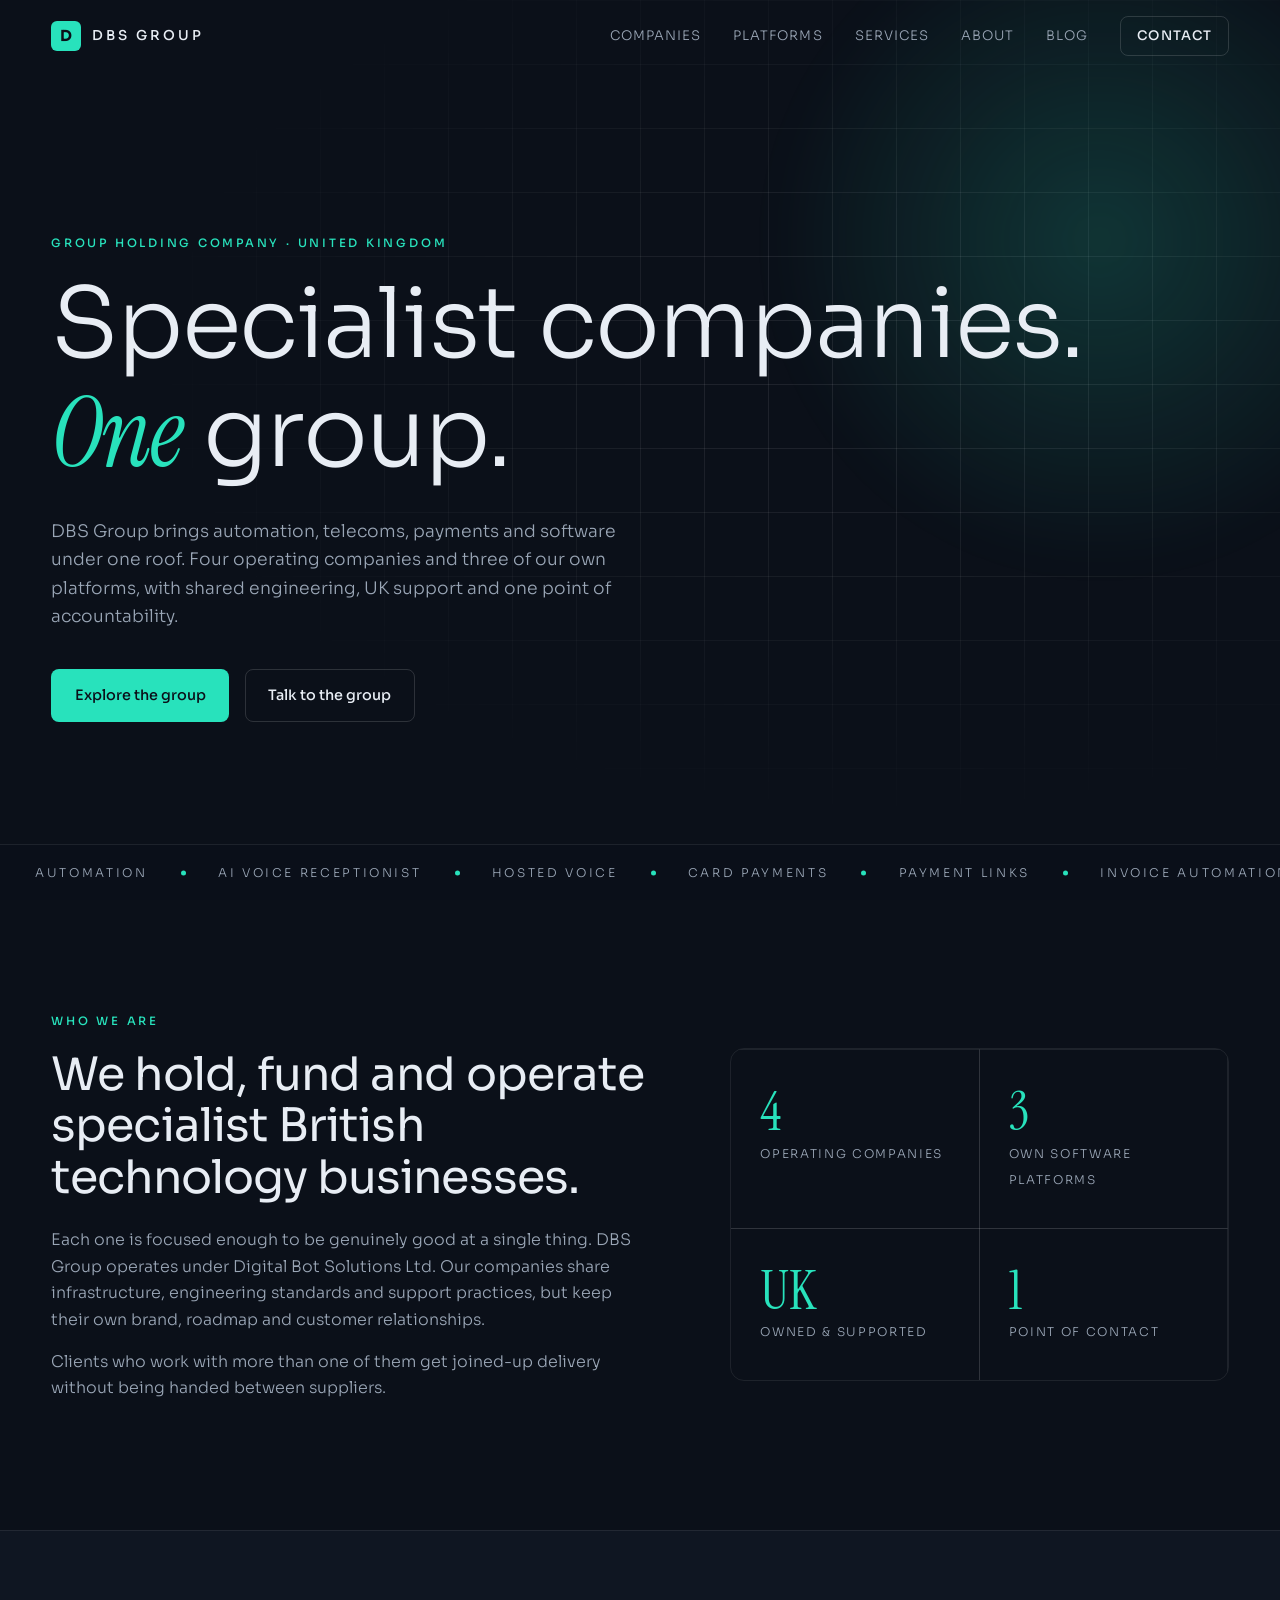
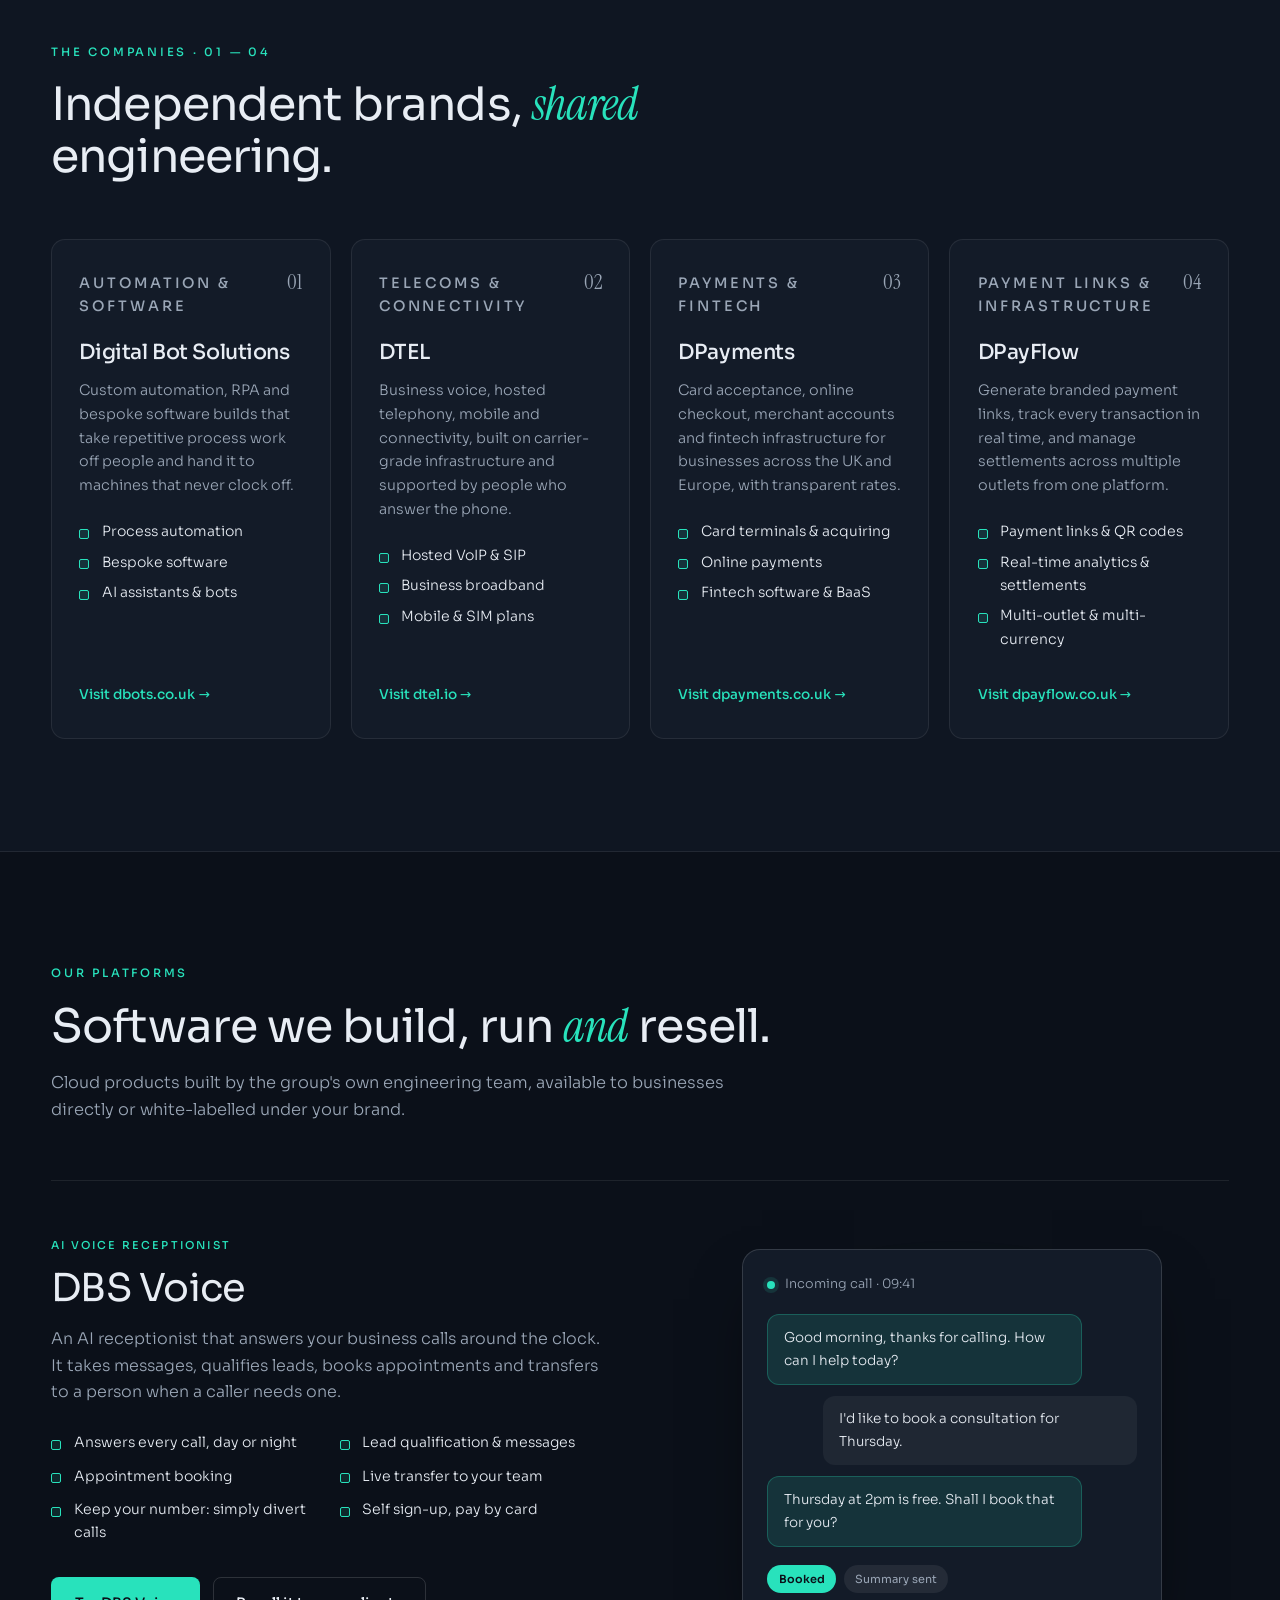
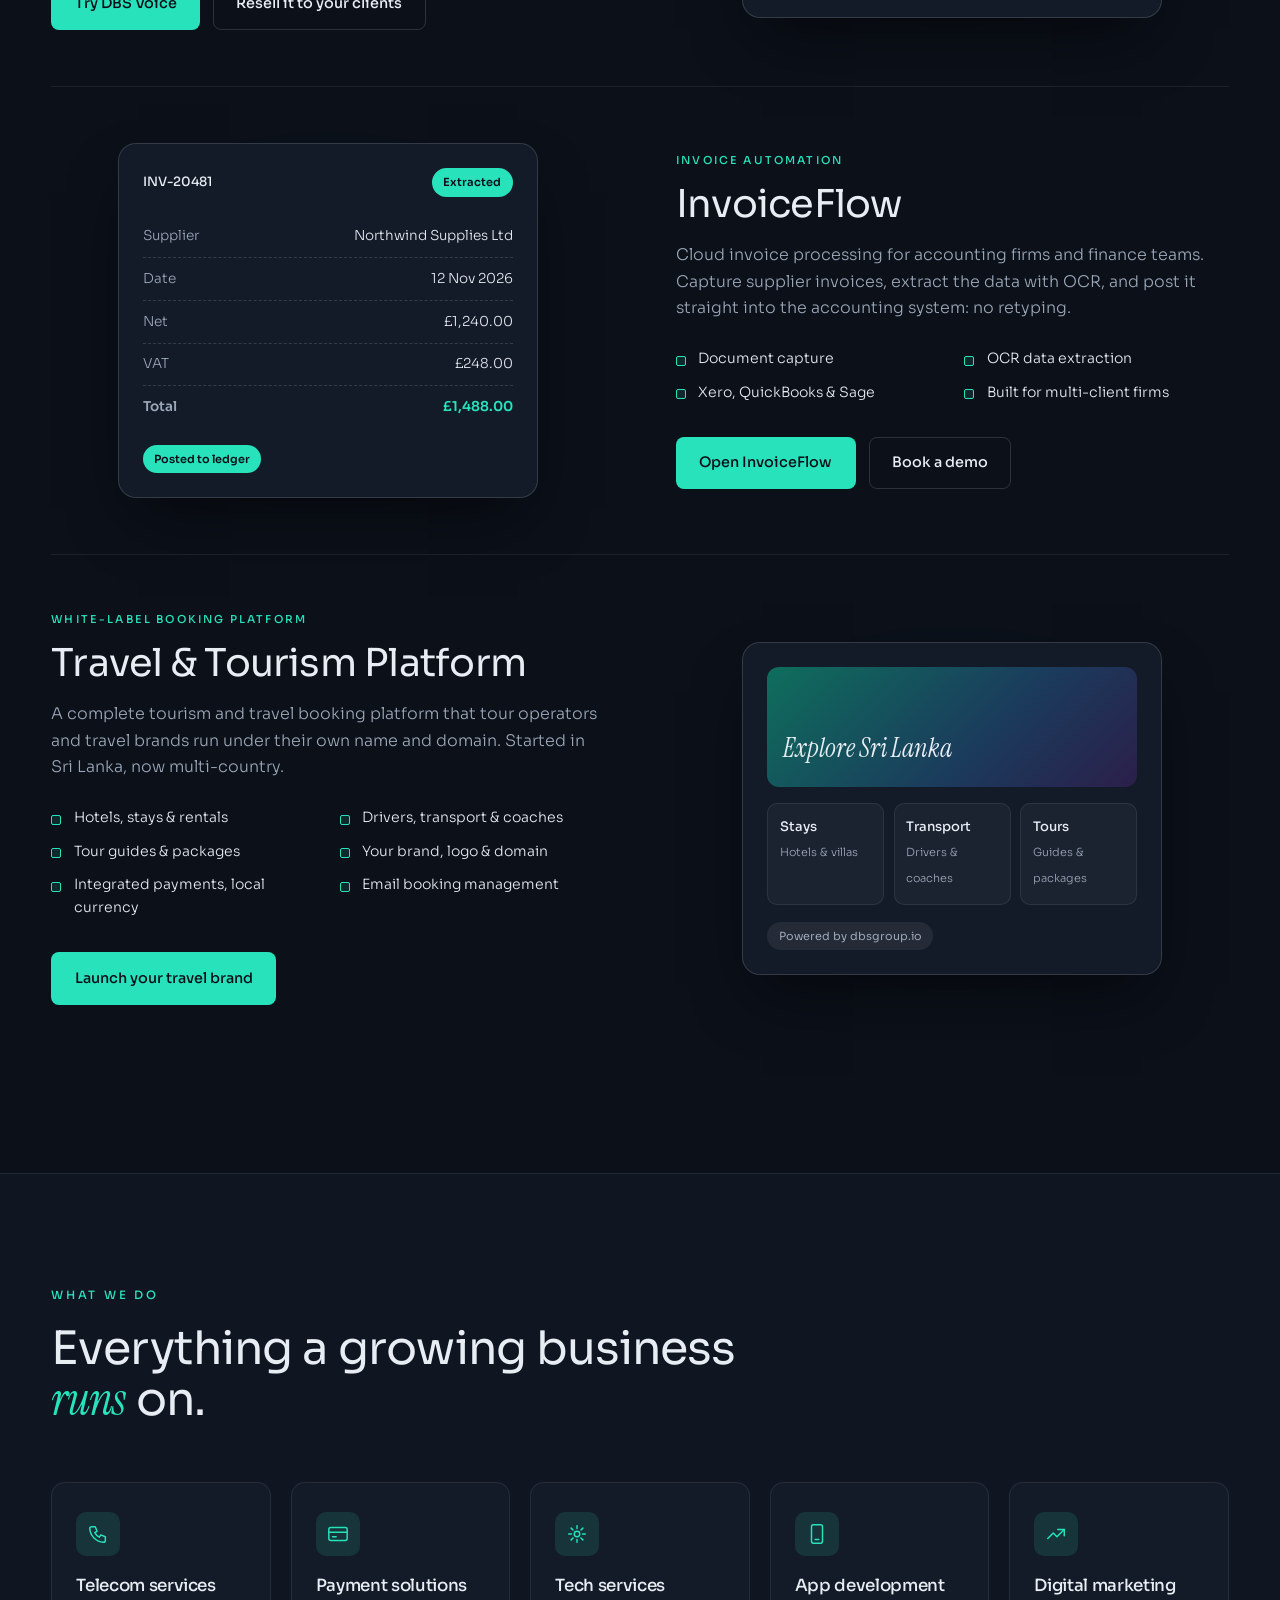
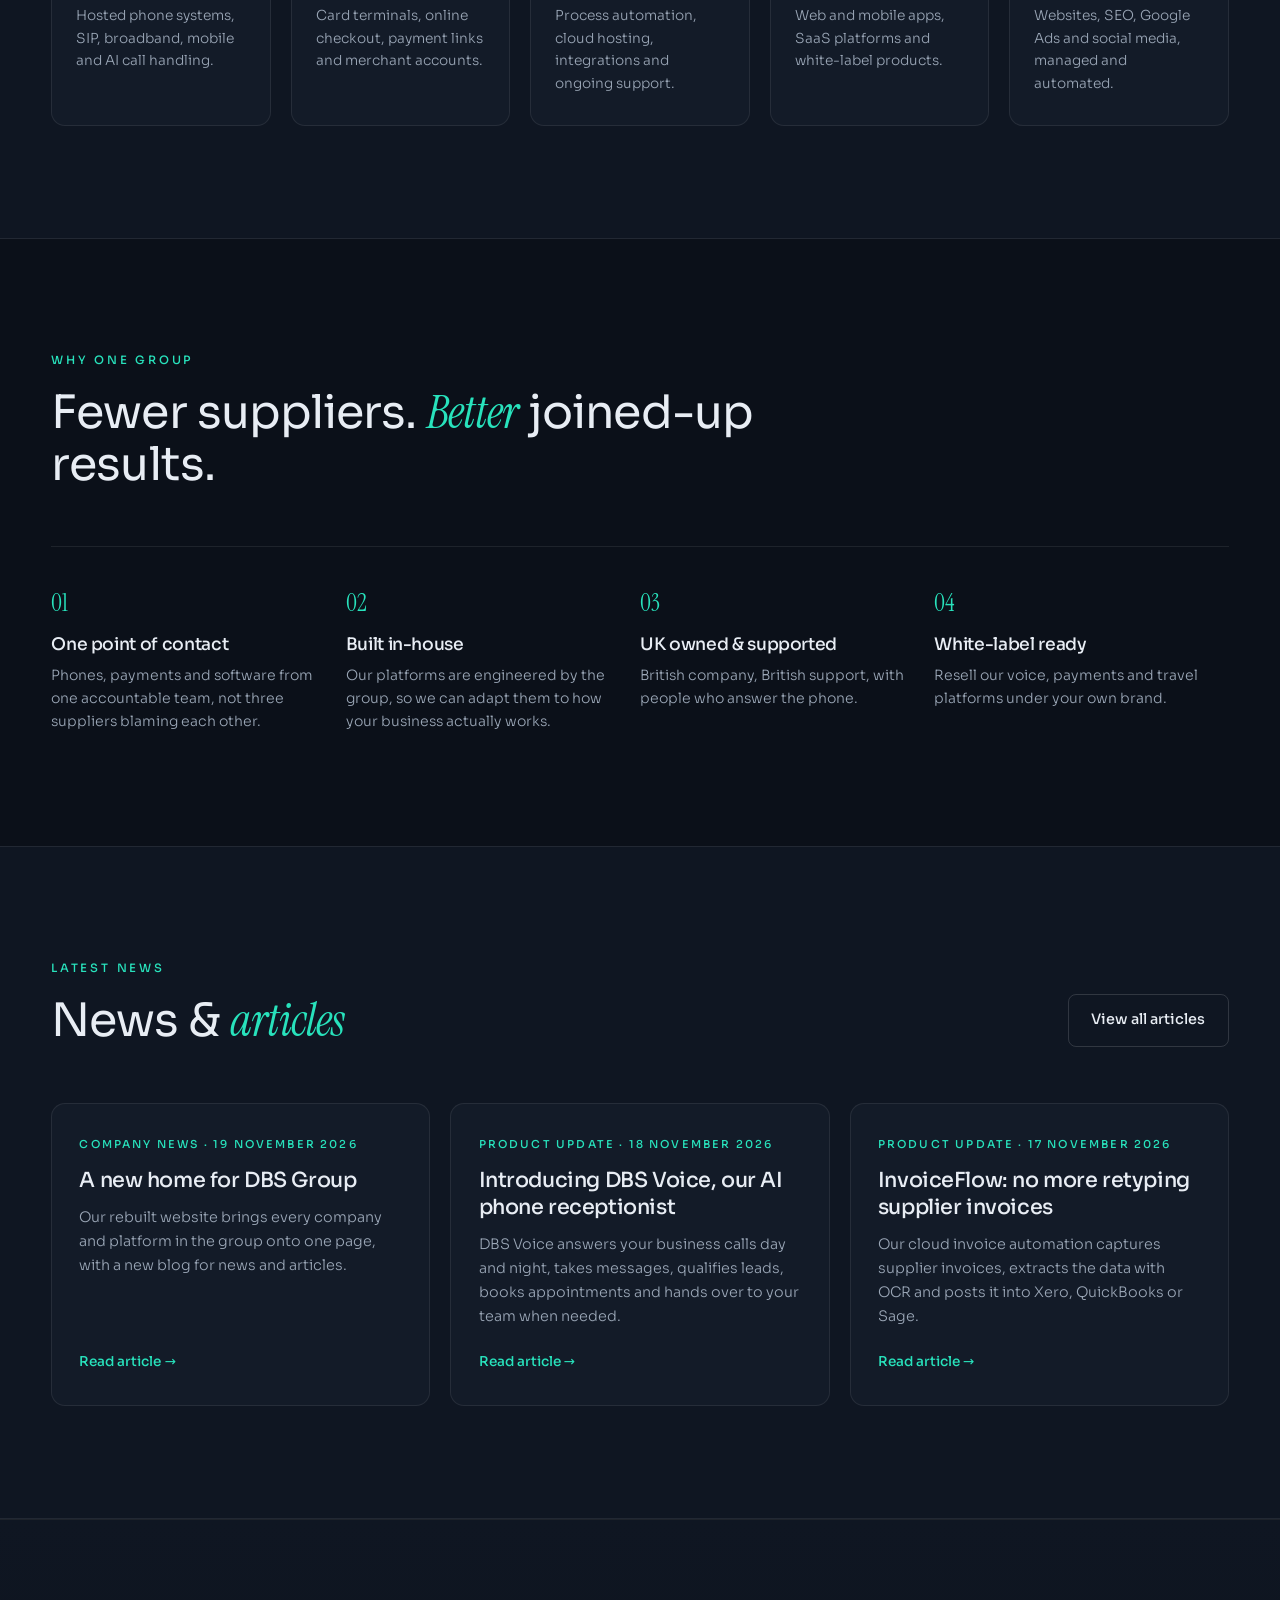
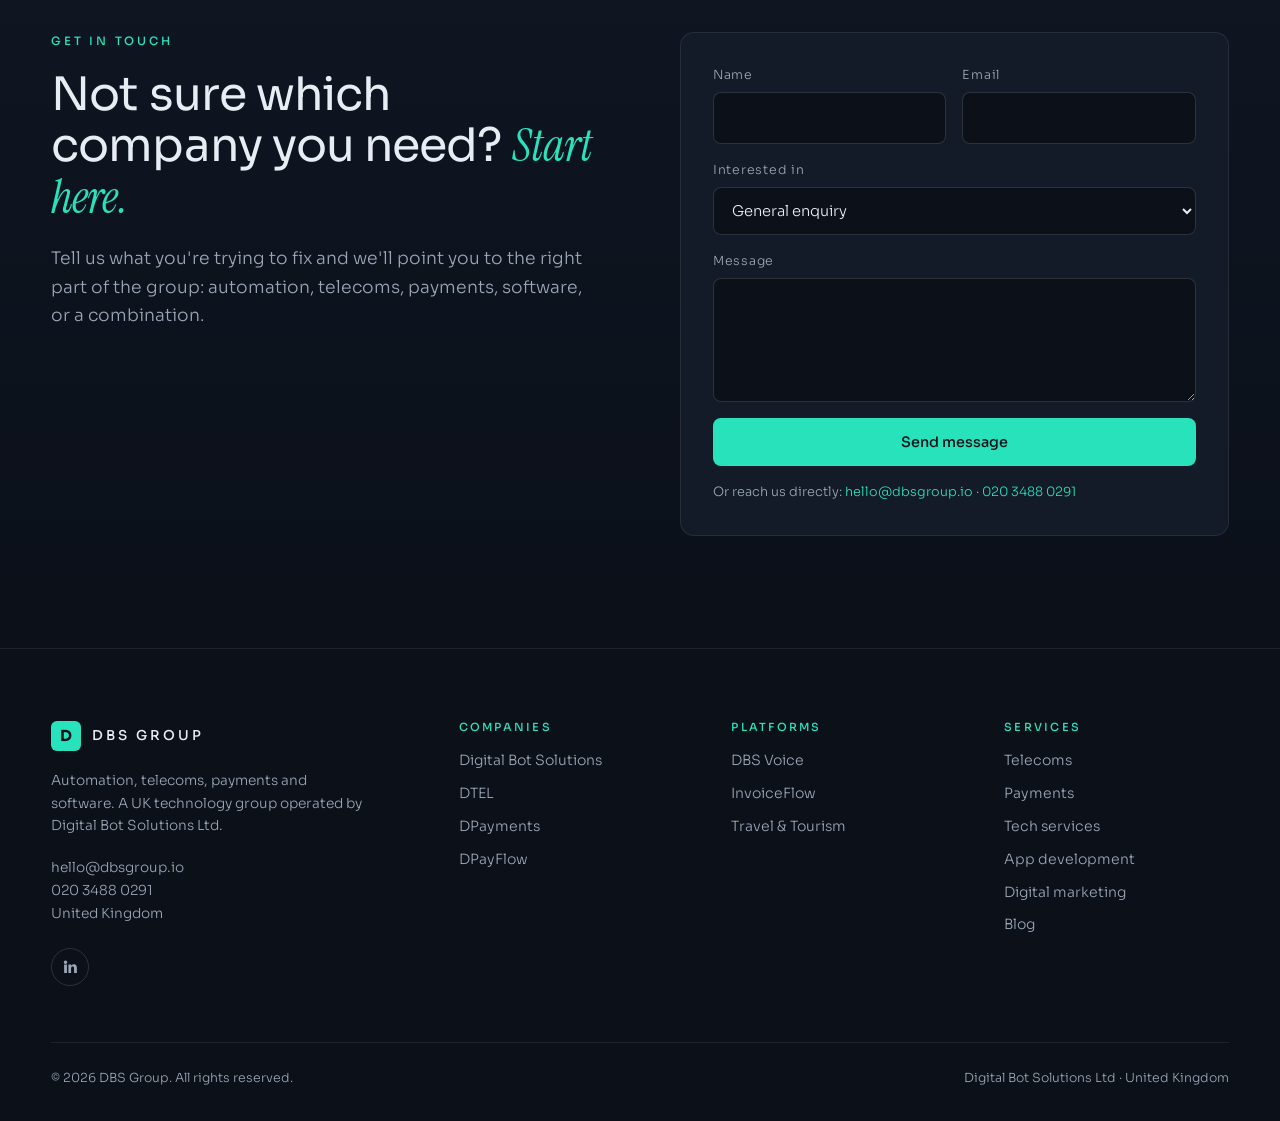
<file: index.html>
<!DOCTYPE html>
<html lang="en-GB">
<head>
<meta charset="UTF-8">
<meta name="viewport" content="width=device-width, initial-scale=1.0">
<title>DBS Group | Automation, Telecoms, Payments &amp; Software, UK</title>
<meta name="description" content="DBS Group is a UK technology group bringing together automation, telecoms, payments and software: Digital Bot Solutions, DTEL, DPayments, DPayFlow, DBS Voice, InvoiceFlow and a white-label travel and tourism platform.">
<meta property="og:title" content="DBS Group | Specialist companies. One group.">
<meta property="og:description" content="Automation, telecoms, payments and software under one UK group, with one point of contact.">
<meta property="og:url" content="https://dbsgroup.io/">
<meta property="og:type" content="website">
<link rel="canonical" href="https://dbsgroup.io/">
<link rel="icon" href="data:image/svg+xml,%3Csvg xmlns='http://www.w3.org/2000/svg' viewBox='0 0 32 32'%3E%3Crect width='32' height='32' rx='6' fill='%2328E2BC'/%3E%3Ctext x='16' y='22' font-family='Arial' font-weight='700' font-size='16' text-anchor='middle' fill='%230B1019'%3ED%3C/text%3E%3C/svg%3E">
<link rel="preconnect" href="https://fonts.googleapis.com">
<link rel="preconnect" href="https://fonts.gstatic.com" crossorigin>
<link href="https://fonts.googleapis.com/css2?family=Instrument+Serif:ital@0;1&family=Sora:wght@300;400;500;600;700&display=swap" rel="stylesheet">
<link rel="stylesheet" href="css/style.css?v=0d8b3e90">
<script type="application/ld+json">
{"@context":"https://schema.org","@type":"Organization","name":"DBS Group","legalName":"Digital Bot Solutions Ltd","url":"https://dbsgroup.io","email":"hello@dbsgroup.io","telephone":"+44 20 3488 0291","address":{"@type":"PostalAddress","addressCountry":"GB"},
"subOrganization":[{"@type":"Organization","name":"Digital Bot Solutions","url":"https://dbots.co.uk"},{"@type":"Organization","name":"DTEL","url":"https://dtel.io"},{"@type":"Organization","name":"DPayments","url":"https://dpayments.co.uk"},{"@type":"Organization","name":"DPayFlow","url":"https://dpayflow.co.uk"}]}
</script>
</head>
<body>

<header class="nav" id="top">
  <div class="wrap nav-inner">
    <a href="#top" class="logo" aria-label="DBS Group home"><span class="logo-mark">D</span><span class="logo-text">DBS GROUP</span></a>
    <nav class="nav-links" id="navLinks" aria-label="Main">
      <a href="#companies">Companies</a>
      <a href="#platforms">Platforms</a>
      <a href="#services">Services</a>
      <a href="#about">About</a>
      <a href="/blog/">Blog</a>
      <a href="#contact" class="btn btn-ghost btn-sm nav-cta">Contact</a>
    </nav>
    <button class="nav-toggle" id="navToggle" aria-label="Open menu" aria-expanded="false"><span></span><span></span></button>
  </div>
</header>

<main>

<!-- HERO -->
<section class="hero">
  <div class="hero-grid" aria-hidden="true"></div>
  <div class="hero-glow" aria-hidden="true"></div>
  <div class="wrap hero-inner">
    <p class="eyebrow reveal">Group holding company · United Kingdom</p>
    <h1 class="reveal">Specialist companies.<br><em>One</em> group.</h1>
    <p class="lead reveal">DBS Group brings automation, telecoms, payments and software under one roof. Four operating companies and three of our own platforms, with shared engineering, UK support and one point of accountability.</p>
    <div class="hero-ctas reveal">
      <a href="#companies" class="btn btn-primary">Explore the group</a>
      <a href="#contact" class="btn btn-ghost">Talk to the group</a>
    </div>
  </div>
  <div class="marquee" aria-hidden="true">
    <div class="marquee-track">
      <span>Automation</span><span>AI voice receptionist</span><span>Hosted voice</span><span>Card payments</span><span>Payment links</span><span>Invoice automation</span><span>Travel platforms</span><span>App development</span><span>Digital marketing</span><span>UK support</span>
      <span>Automation</span><span>AI voice receptionist</span><span>Hosted voice</span><span>Card payments</span><span>Payment links</span><span>Invoice automation</span><span>Travel platforms</span><span>App development</span><span>Digital marketing</span><span>UK support</span>
    </div>
  </div>
</section>

<!-- ABOUT -->
<section class="section" id="about">
  <div class="wrap about">
    <div class="about-text reveal">
      <p class="eyebrow">Who we are</p>
      <h2>We hold, fund and operate specialist British technology businesses.</h2>
      <p>Each one is focused enough to be genuinely good at a single thing. DBS Group operates under Digital Bot Solutions Ltd. Our companies share infrastructure, engineering standards and support practices, but keep their own brand, roadmap and customer relationships.</p>
      <p>Clients who work with more than one of them get joined-up delivery without being handed between suppliers.</p>
    </div>
    <div class="stats reveal">
      <div class="stat"><span class="stat-num">4</span><span class="stat-label">Operating companies</span></div>
      <div class="stat"><span class="stat-num">3</span><span class="stat-label">Own software platforms</span></div>
      <div class="stat"><span class="stat-num">UK</span><span class="stat-label">Owned &amp; supported</span></div>
      <div class="stat"><span class="stat-num">1</span><span class="stat-label">Point of contact</span></div>
    </div>
  </div>
</section>

<!-- COMPANIES -->
<section class="section section-alt" id="companies">
  <div class="wrap">
    <div class="section-head reveal">
      <p class="eyebrow">The companies · 01 — 04</p>
      <h2>Independent brands, <em>shared</em> engineering.</h2>
    </div>
    <div class="cards cards-4">
      <article class="card reveal">
        <span class="card-num">01</span>
        <p class="card-tag">Automation &amp; software</p>
        <h3>Digital Bot Solutions</h3>
        <p>Custom automation, RPA and bespoke software builds that take repetitive process work off people and hand it to machines that never clock off.</p>
        <ul class="ticks"><li>Process automation</li><li>Bespoke software</li><li>AI assistants &amp; bots</li></ul>
        <a href="https://dbots.co.uk" class="card-link" target="_blank" rel="noopener">Visit dbots.co.uk <span>→</span></a>
      </article>
      <article class="card reveal">
        <span class="card-num">02</span>
        <p class="card-tag">Telecoms &amp; connectivity</p>
        <h3>DTEL</h3>
        <p>Business voice, hosted telephony, mobile and connectivity, built on carrier-grade infrastructure and supported by people who answer the phone.</p>
        <ul class="ticks"><li>Hosted VoIP &amp; SIP</li><li>Business broadband</li><li>Mobile &amp; SIM plans</li></ul>
        <a href="https://dtel.io" class="card-link" target="_blank" rel="noopener">Visit dtel.io <span>→</span></a>
      </article>
      <article class="card reveal">
        <span class="card-num">03</span>
        <p class="card-tag">Payments &amp; fintech</p>
        <h3>DPayments</h3>
        <p>Card acceptance, online checkout, merchant accounts and fintech infrastructure for businesses across the UK and Europe, with transparent rates.</p>
        <ul class="ticks"><li>Card terminals &amp; acquiring</li><li>Online payments</li><li>Fintech software &amp; BaaS</li></ul>
        <a href="https://dpayments.co.uk" class="card-link" target="_blank" rel="noopener">Visit dpayments.co.uk <span>→</span></a>
      </article>
      <article class="card reveal">
        <span class="card-num">04</span>
        <p class="card-tag">Payment links &amp; infrastructure</p>
        <h3>DPayFlow</h3>
        <p>Generate branded payment links, track every transaction in real time, and manage settlements across multiple outlets from one platform.</p>
        <ul class="ticks"><li>Payment links &amp; QR codes</li><li>Real-time analytics &amp; settlements</li><li>Multi-outlet &amp; multi-currency</li></ul>
        <a href="https://dpayflow.co.uk" class="card-link" target="_blank" rel="noopener">Visit dpayflow.co.uk <span>→</span></a>
      </article>
    </div>
  </div>
</section>

<!-- PLATFORMS -->
<section class="section" id="platforms">
  <div class="wrap">
    <div class="section-head reveal">
      <p class="eyebrow">Our platforms</p>
      <h2>Software we build, run <em>and</em> resell.</h2>
      <p class="section-sub">Cloud products built by the group's own engineering team, available to businesses directly or white-labelled under your brand.</p>
    </div>

    <div class="platform reveal">
      <div class="platform-copy">
        <p class="card-tag">AI voice receptionist</p>
        <h3>DBS Voice</h3>
        <p>An AI receptionist that answers your business calls around the clock. It takes messages, qualifies leads, books appointments and transfers to a person when a caller needs one.</p>
        <ul class="ticks ticks-2">
          <li>Answers every call, day or night</li>
          <li>Lead qualification &amp; messages</li>
          <li>Appointment booking</li>
          <li>Live transfer to your team</li>
          <li>Keep your number: simply divert calls</li>
          <li>Self sign-up, pay by card</li>
        </ul>
        <div class="platform-ctas">
          <a href="https://voice.dbsgroup.io" class="btn btn-primary" target="_blank" rel="noopener">Try DBS Voice</a>
          <a href="#contact" class="btn btn-ghost">Resell it to your clients</a>
        </div>
      </div>
      <div class="platform-visual" aria-hidden="true">
        <div class="mock mock-call">
          <div class="mock-row"><span class="dot dot-live"></span> Incoming call · 09:41</div>
          <div class="bubble bubble-ai">Good morning, thanks for calling. How can I help today?</div>
          <div class="bubble bubble-user">I'd like to book a consultation for Thursday.</div>
          <div class="bubble bubble-ai">Thursday at 2pm is free. Shall I book that for you?</div>
          <div class="mock-foot"><span class="pill">Booked</span><span class="pill pill-dim">Summary sent</span></div>
        </div>
      </div>
    </div>

    <div class="platform platform-rev reveal">
      <div class="platform-copy">
        <p class="card-tag">Invoice automation</p>
        <h3>InvoiceFlow</h3>
        <p>Cloud invoice processing for accounting firms and finance teams. Capture supplier invoices, extract the data with OCR, and post it straight into the accounting system: no retyping.</p>
        <ul class="ticks ticks-2">
          <li>Document capture</li>
          <li>OCR data extraction</li>
          <li>Xero, QuickBooks &amp; Sage</li>
          <li>Built for multi-client firms</li>
        </ul>
        <div class="platform-ctas">
          <a href="https://invoice.dbsgroup.io" class="btn btn-primary" target="_blank" rel="noopener">Open InvoiceFlow</a>
          <a href="#contact" class="btn btn-ghost">Book a demo</a>
        </div>
      </div>
      <div class="platform-visual" aria-hidden="true">
        <div class="mock mock-invoice">
          <div class="mock-row"><strong>INV-20481</strong><span class="pill">Extracted</span></div>
          <div class="field"><span>Supplier</span><span>Northwind Supplies Ltd</span></div>
          <div class="field"><span>Date</span><span>12 Nov 2026</span></div>
          <div class="field"><span>Net</span><span>£1,240.00</span></div>
          <div class="field"><span>VAT</span><span>£248.00</span></div>
          <div class="field field-total"><span>Total</span><span>£1,488.00</span></div>
          <div class="mock-foot"><span class="pill">Posted to ledger</span></div>
        </div>
      </div>
    </div>

    <div class="platform reveal">
      <div class="platform-copy">
        <p class="card-tag">White-label booking platform</p>
        <h3>Travel &amp; Tourism Platform</h3>
        <p>A complete tourism and travel booking platform that tour operators and travel brands run under their own name and domain. Started in Sri Lanka, now multi-country.</p>
        <ul class="ticks ticks-2">
          <li>Hotels, stays &amp; rentals</li>
          <li>Drivers, transport &amp; coaches</li>
          <li>Tour guides &amp; packages</li>
          <li>Your brand, logo &amp; domain</li>
          <li>Integrated payments, local currency</li>
          <li>Email booking management</li>
        </ul>
        <div class="platform-ctas">
          <a href="#contact" class="btn btn-primary">Launch your travel brand</a>
        </div>
      </div>
      <div class="platform-visual" aria-hidden="true">
        <div class="mock mock-travel">
          <div class="travel-hero"><span>Explore Sri Lanka</span></div>
          <div class="travel-tiles">
            <div><b>Stays</b><small>Hotels &amp; villas</small></div>
            <div><b>Transport</b><small>Drivers &amp; coaches</small></div>
            <div><b>Tours</b><small>Guides &amp; packages</small></div>
          </div>
          <div class="mock-foot"><span class="pill pill-dim">Powered by dbsgroup.io</span></div>
        </div>
      </div>
    </div>
  </div>
</section>

<!-- SERVICES -->
<section class="section section-alt" id="services">
  <div class="wrap">
    <div class="section-head reveal">
      <p class="eyebrow">What we do</p>
      <h2>Everything a growing business <em>runs</em> on.</h2>
    </div>
    <div class="cards cards-5">
      <article class="svc reveal">
        <div class="svc-icon"><svg viewBox="0 0 24 24"><path d="M5 4h4l2 5-2.5 1.5a11 11 0 0 0 5 5L15 13l5 2v4a2 2 0 0 1-2 2A16 16 0 0 1 3 6a2 2 0 0 1 2-2"/></svg></div>
        <h3>Telecom services</h3>
        <p>Hosted phone systems, SIP, broadband, mobile and AI call handling.</p>
      </article>
      <article class="svc reveal">
        <div class="svc-icon"><svg viewBox="0 0 24 24"><rect x="2" y="5" width="20" height="14" rx="2"/><path d="M2 10h20M6 15h4"/></svg></div>
        <h3>Payment solutions</h3>
        <p>Card terminals, online checkout, payment links and merchant accounts.</p>
      </article>
      <article class="svc reveal">
        <div class="svc-icon"><svg viewBox="0 0 24 24"><path d="M12 3v3M12 18v3M3 12h3M18 12h3M5.6 5.6l2.1 2.1M16.3 16.3l2.1 2.1M5.6 18.4l2.1-2.1M16.3 7.7l2.1-2.1"/><circle cx="12" cy="12" r="3"/></svg></div>
        <h3>Tech services</h3>
        <p>Process automation, cloud hosting, integrations and ongoing support.</p>
      </article>
      <article class="svc reveal">
        <div class="svc-icon"><svg viewBox="0 0 24 24"><rect x="6" y="2" width="12" height="20" rx="2"/><path d="M10 18h4"/></svg></div>
        <h3>App development</h3>
        <p>Web and mobile apps, SaaS platforms and white-label products.</p>
      </article>
      <article class="svc reveal">
        <div class="svc-icon"><svg viewBox="0 0 24 24"><path d="M3 17l6-6 4 4 8-8"/><path d="M14 7h7v7"/></svg></div>
        <h3>Digital marketing</h3>
        <p>Websites, SEO, Google Ads and social media, managed and automated.</p>
      </article>
    </div>
  </div>
</section>

<!-- WHY -->
<section class="section">
  <div class="wrap">
    <div class="section-head reveal">
      <p class="eyebrow">Why one group</p>
      <h2>Fewer suppliers. <em>Better</em> joined-up results.</h2>
    </div>
    <div class="why">
      <div class="why-item reveal"><span>01</span><h3>One point of contact</h3><p>Phones, payments and software from one accountable team, not three suppliers blaming each other.</p></div>
      <div class="why-item reveal"><span>02</span><h3>Built in-house</h3><p>Our platforms are engineered by the group, so we can adapt them to how your business actually works.</p></div>
      <div class="why-item reveal"><span>03</span><h3>UK owned &amp; supported</h3><p>British company, British support, with people who answer the phone.</p></div>
      <div class="why-item reveal"><span>04</span><h3>White-label ready</h3><p>Resell our voice, payments and travel platforms under your own brand.</p></div>
    </div>
  </div>
</section>

<!-- NEWS -->
<section class="section section-alt" id="news">
  <div class="wrap">
    <div class="section-head section-head-row reveal">
      <div>
        <p class="eyebrow">Latest news</p>
        <h2>News &amp; <em>articles</em></h2>
      </div>
      <a href="/blog/" class="btn btn-ghost">View all articles</a>
    </div>
    <div class="post-grid">
      <!-- LATEST_POSTS_START -->
      <a class="post-card reveal" href="/blog/a-new-home-for-dbs-group/">
        <p class="card-tag">Company news · 19 November 2026</p>
        <h3>A new home for DBS Group</h3>
        <p>Our rebuilt website brings every company and platform in the group onto one page, with a new blog for news and articles.</p>
        <span class="card-link">Read article <span>→</span></span>
      </a>
      <a class="post-card reveal" href="/blog/introducing-dbs-voice/">
        <p class="card-tag">Product update · 18 November 2026</p>
        <h3>Introducing DBS Voice, our AI phone receptionist</h3>
        <p>DBS Voice answers your business calls day and night, takes messages, qualifies leads, books appointments and hands over to your team when needed.</p>
        <span class="card-link">Read article <span>→</span></span>
      </a>
      <a class="post-card reveal" href="/blog/introducing-invoiceflow/">
        <p class="card-tag">Product update · 17 November 2026</p>
        <h3>InvoiceFlow: no more retyping supplier invoices</h3>
        <p>Our cloud invoice automation captures supplier invoices, extracts the data with OCR and posts it into Xero, QuickBooks or Sage.</p>
        <span class="card-link">Read article <span>→</span></span>
      </a>
      <!-- LATEST_POSTS_END -->
    </div>
  </div>
</section>

<!-- CONTACT -->
<section class="section contact" id="contact">
  <div class="wrap contact-inner reveal">
    <div>
      <p class="eyebrow">Get in touch</p>
      <h2>Not sure which company you need? <em>Start here.</em></h2>
      <p class="lead">Tell us what you're trying to fix and we'll point you to the right part of the group: automation, telecoms, payments, software, or a combination.</p>
    </div>
    <form class="contact-form" id="contactForm">
      <div class="form-row">
        <label>Name<input type="text" name="name" required></label>
        <label>Email<input type="email" name="email" required></label>
      </div>
      <label>Interested in
        <select name="topic">
          <option>General enquiry</option>
          <option>Automation &amp; software</option>
          <option>Telecoms / DTEL</option>
          <option>Payments / DPayments / DPayFlow</option>
          <option>DBS Voice (AI receptionist)</option>
          <option>InvoiceFlow</option>
          <option>Travel &amp; tourism platform</option>
          <option>App development</option>
          <option>Digital marketing</option>
        </select>
      </label>
      <label>Message<textarea name="message" rows="4" required></textarea></label>
      <button type="submit" class="btn btn-primary">Send message</button>
      <p class="form-note">Or reach us directly: <a href="mailto:hello@dbsgroup.io">hello@dbsgroup.io</a> · <a href="tel:+442034880291">020 3488 0291</a></p>
    </form>
  </div>
</section>

</main>

<footer class="footer">
  <div class="wrap footer-inner">
    <div class="footer-brand">
      <a href="#top" class="logo"><span class="logo-mark">D</span><span class="logo-text">DBS GROUP</span></a>
      <p>Automation, telecoms, payments and software. A UK technology group operated by Digital Bot Solutions Ltd.</p>
      <p><a href="mailto:hello@dbsgroup.io">hello@dbsgroup.io</a><br><a href="tel:+442034880291">020 3488 0291</a><br>United Kingdom</p>
      <!-- SOCIAL_START --><div class="social"><a href="https://www.linkedin.com/company/dbs-digital-bot-solutions-group/" target="_blank" rel="noopener" aria-label="LinkedIn"><svg viewBox="0 0 24 24" width="17" height="17" fill="#9AA6B6"><path d="M4.98 3.5a2.5 2.5 0 1 1 0 5 2.5 2.5 0 0 1 0-5zM3 9h4v12H3zM9 9h3.8v1.7h.05c.53-1 1.83-2.05 3.77-2.05C20.6 8.65 21 11.3 21 14.4V21h-4v-5.8c0-1.4 0-3.2-1.95-3.2S12.8 13.5 12.8 15.1V21H9z"/></svg></a></div><!-- SOCIAL_END -->
    </div>
    <div class="footer-col">
      <h4>Companies</h4>
      <a href="https://dbots.co.uk" target="_blank" rel="noopener">Digital Bot Solutions</a>
      <a href="https://dtel.io" target="_blank" rel="noopener">DTEL</a>
      <a href="https://dpayments.co.uk" target="_blank" rel="noopener">DPayments</a>
      <a href="https://dpayflow.co.uk" target="_blank" rel="noopener">DPayFlow</a>
    </div>
    <div class="footer-col">
      <h4>Platforms</h4>
      <a href="https://voice.dbsgroup.io" target="_blank" rel="noopener">DBS Voice</a>
      <a href="https://invoice.dbsgroup.io" target="_blank" rel="noopener">InvoiceFlow</a>
      <a href="#platforms">Travel &amp; Tourism</a>
    </div>
    <div class="footer-col">
      <h4>Services</h4>
      <a href="#services">Telecoms</a>
      <a href="#services">Payments</a>
      <a href="#services">Tech services</a>
      <a href="#services">App development</a>
      <a href="#services">Digital marketing</a>
      <a href="/blog/">Blog</a>
    </div>
  </div>
  <div class="wrap footer-bottom">
    <span>© <span id="year">2026</span> DBS Group. All rights reserved.</span>
    <span>Digital Bot Solutions Ltd · United Kingdom</span>
  </div>
</footer>

<script src="js/main.js?v=0d8b3e90"></script>
</body>
</html>
</file>
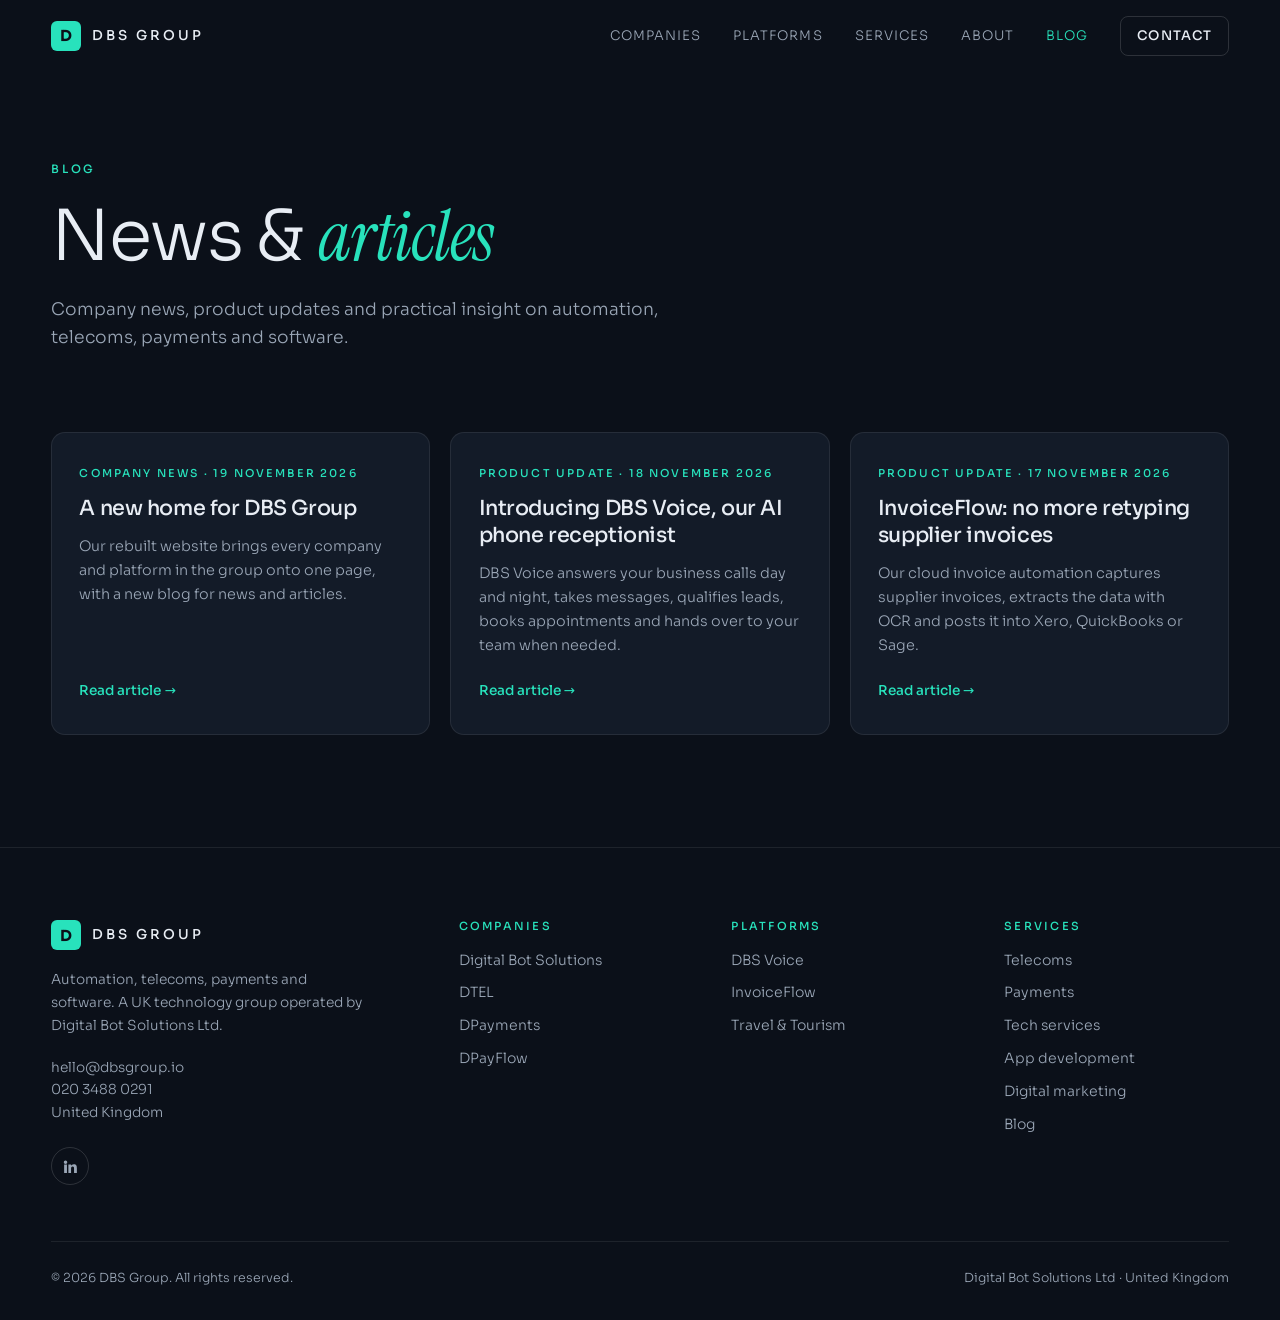
<file: blog/index.html>
<!DOCTYPE html>
<html lang="en-GB">
<head>
<meta charset="UTF-8">
<meta name="viewport" content="width=device-width, initial-scale=1.0">
<title>Blog | DBS Group</title>
<meta name="description" content="News, product updates and articles from DBS Group.">
<meta property="og:title" content="Blog | DBS Group">
<meta property="og:description" content="News, product updates and articles from DBS Group.">
<meta property="og:url" content="https://dbsgroup.io/blog/">
<meta property="og:type" content="website">
<link rel="canonical" href="https://dbsgroup.io/blog/">
<link rel="icon" href="data:image/svg+xml,%3Csvg xmlns='http://www.w3.org/2000/svg' viewBox='0 0 32 32'%3E%3Crect width='32' height='32' rx='6' fill='%2328E2BC'/%3E%3Ctext x='16' y='22' font-family='Arial' font-weight='700' font-size='16' text-anchor='middle' fill='%230B1019'%3ED%3C/text%3E%3C/svg%3E">
<link rel="preconnect" href="https://fonts.googleapis.com">
<link rel="preconnect" href="https://fonts.gstatic.com" crossorigin>
<link href="https://fonts.googleapis.com/css2?family=Instrument+Serif:ital@0;1&family=Sora:wght@300;400;500;600;700&display=swap" rel="stylesheet">
<link rel="stylesheet" href="/css/style.css?v=0d8b3e90">
</head>
<body class="page-blog">
<header class="nav" id="top">
  <div class="wrap nav-inner">
    <a href="/" class="logo" aria-label="DBS Group home"><span class="logo-mark">D</span><span class="logo-text">DBS GROUP</span></a>
    <nav class="nav-links" id="navLinks" aria-label="Main">
      <a href="/#companies">Companies</a>
      <a href="/#platforms">Platforms</a>
      <a href="/#services">Services</a>
      <a href="/#about">About</a>
      <a href="/blog/" class="active">Blog</a>
      <a href="/#contact" class="btn btn-ghost btn-sm nav-cta">Contact</a>
    </nav>
    <button class="nav-toggle" id="navToggle" aria-label="Open menu" aria-expanded="false"><span></span><span></span></button>
  </div>
</header>
<main>
<section class="page-hero">
  <div class="wrap">
    <p class="eyebrow">Blog</p>
    <h1>News &amp; <em>articles</em></h1>
    <p class="lead">Company news, product updates and practical insight on automation, telecoms, payments and software.</p>
  </div>
</section>
<section class="section section-tight">
  <div class="wrap">
    <div class="post-grid">
      <a class="post-card reveal" href="/blog/a-new-home-for-dbs-group/">
        <p class="card-tag">Company news · 19 November 2026</p>
        <h3>A new home for DBS Group</h3>
        <p>Our rebuilt website brings every company and platform in the group onto one page, with a new blog for news and articles.</p>
        <span class="card-link">Read article <span>→</span></span>
      </a>
      <a class="post-card reveal" href="/blog/introducing-dbs-voice/">
        <p class="card-tag">Product update · 18 November 2026</p>
        <h3>Introducing DBS Voice, our AI phone receptionist</h3>
        <p>DBS Voice answers your business calls day and night, takes messages, qualifies leads, books appointments and hands over to your team when needed.</p>
        <span class="card-link">Read article <span>→</span></span>
      </a>
      <a class="post-card reveal" href="/blog/introducing-invoiceflow/">
        <p class="card-tag">Product update · 17 November 2026</p>
        <h3>InvoiceFlow: no more retyping supplier invoices</h3>
        <p>Our cloud invoice automation captures supplier invoices, extracts the data with OCR and posts it into Xero, QuickBooks or Sage.</p>
        <span class="card-link">Read article <span>→</span></span>
      </a>
    </div>
  </div>
</section>
</main>
<footer class="footer">
  <div class="wrap footer-inner">
    <div class="footer-brand">
      <a href="/#top" class="logo"><span class="logo-mark">D</span><span class="logo-text">DBS GROUP</span></a>
      <p>Automation, telecoms, payments and software. A UK technology group operated by Digital Bot Solutions Ltd.</p>
      <p><a href="mailto:hello@dbsgroup.io">hello@dbsgroup.io</a><br><a href="tel:+442034880291">020 3488 0291</a><br>United Kingdom</p>
      <!-- SOCIAL_START --><div class="social"><a href="https://www.linkedin.com/company/dbs-digital-bot-solutions-group/" target="_blank" rel="noopener" aria-label="LinkedIn"><svg viewBox="0 0 24 24" width="17" height="17" fill="#9AA6B6"><path d="M4.98 3.5a2.5 2.5 0 1 1 0 5 2.5 2.5 0 0 1 0-5zM3 9h4v12H3zM9 9h3.8v1.7h.05c.53-1 1.83-2.05 3.77-2.05C20.6 8.65 21 11.3 21 14.4V21h-4v-5.8c0-1.4 0-3.2-1.95-3.2S12.8 13.5 12.8 15.1V21H9z"/></svg></a></div><!-- SOCIAL_END -->
    </div>
    <div class="footer-col">
      <h4>Companies</h4>
      <a href="https://dbots.co.uk" target="_blank" rel="noopener">Digital Bot Solutions</a>
      <a href="https://dtel.io" target="_blank" rel="noopener">DTEL</a>
      <a href="https://dpayments.co.uk" target="_blank" rel="noopener">DPayments</a>
      <a href="https://dpayflow.co.uk" target="_blank" rel="noopener">DPayFlow</a>
    </div>
    <div class="footer-col">
      <h4>Platforms</h4>
      <a href="https://voice.dbsgroup.io" target="_blank" rel="noopener">DBS Voice</a>
      <a href="https://invoice.dbsgroup.io" target="_blank" rel="noopener">InvoiceFlow</a>
      <a href="/#platforms">Travel &amp; Tourism</a>
    </div>
    <div class="footer-col">
      <h4>Services</h4>
      <a href="/#services">Telecoms</a>
      <a href="/#services">Payments</a>
      <a href="/#services">Tech services</a>
      <a href="/#services">App development</a>
      <a href="/#services">Digital marketing</a>
      <a href="/blog/">Blog</a>
    </div>
  </div>
  <div class="wrap footer-bottom">
    <span>© <span id="year">2026</span> DBS Group. All rights reserved.</span>
    <span>Digital Bot Solutions Ltd · United Kingdom</span>
  </div>
</footer>
<script src="/js/main.js?v=0d8b3e90"></script>
</body>
</html>
</file>
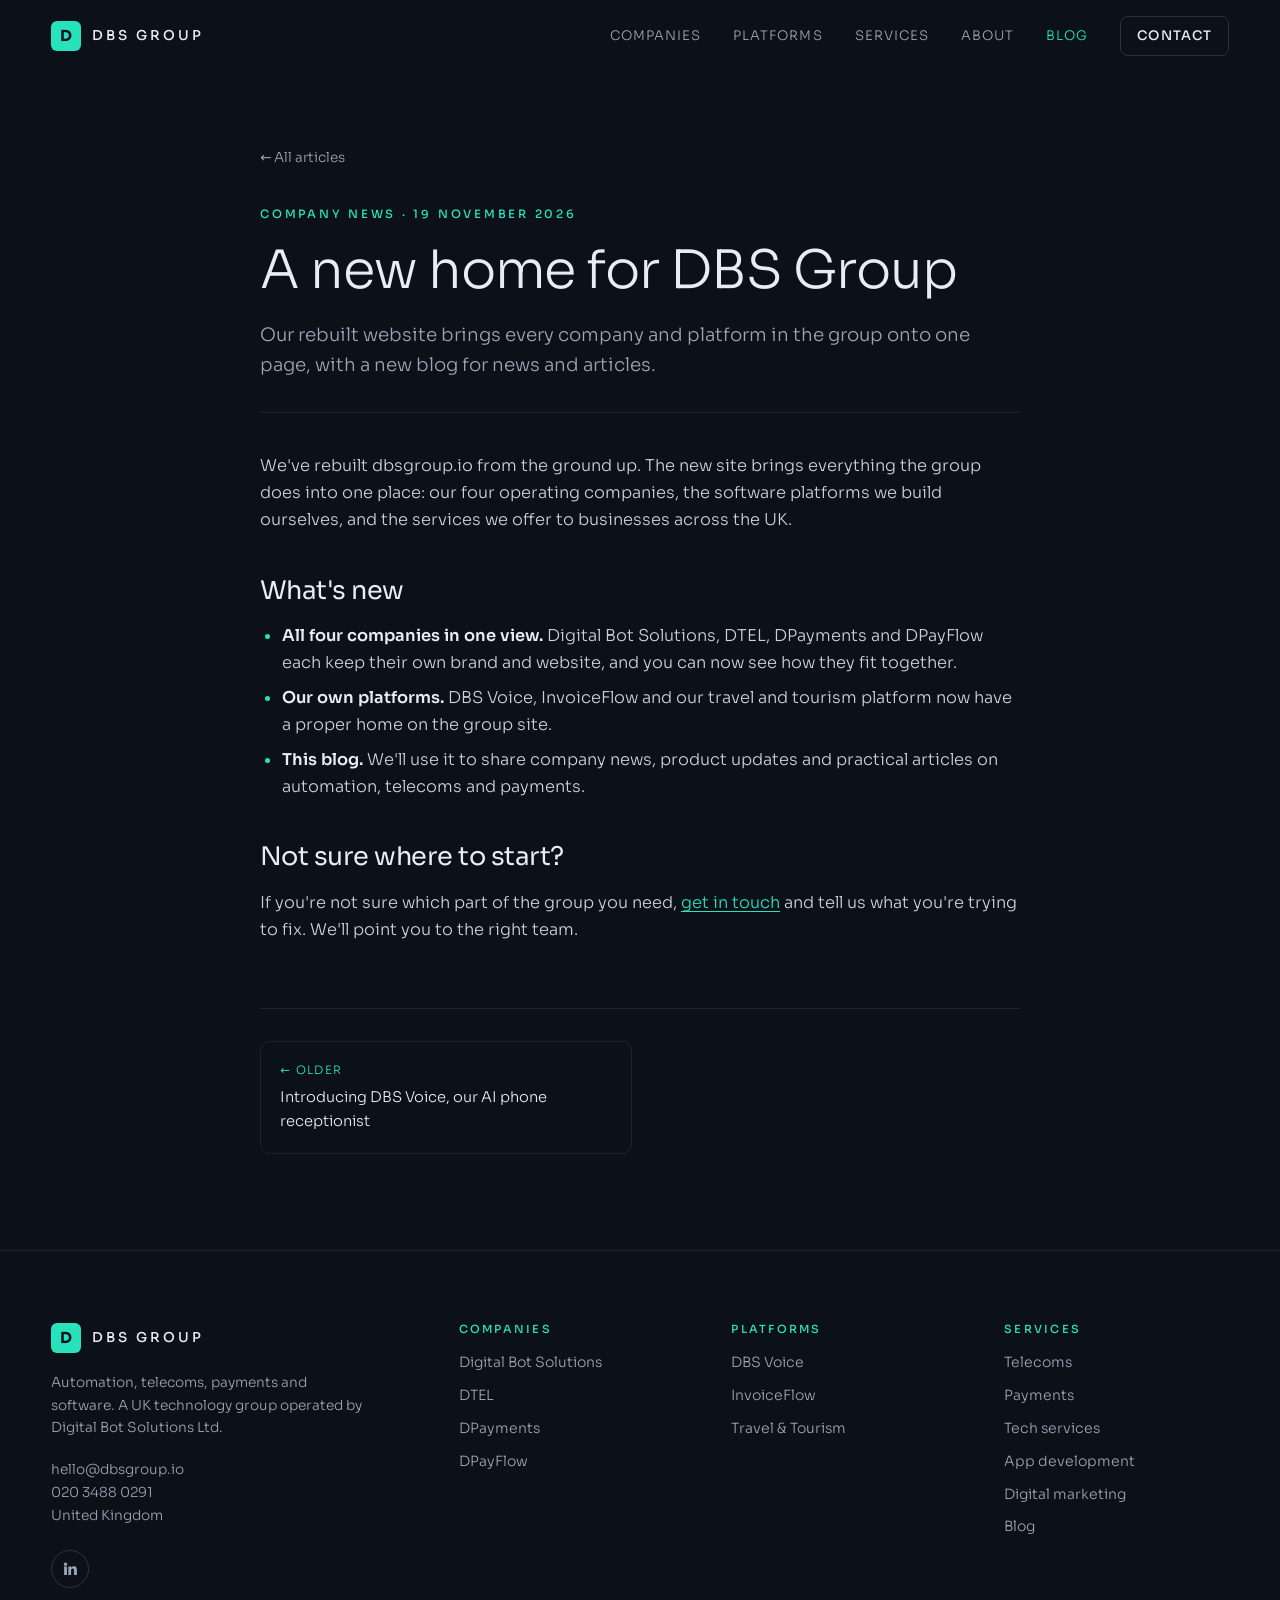
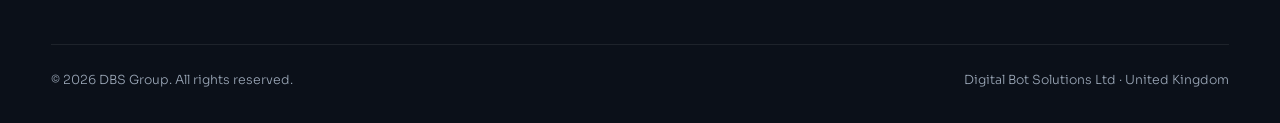
<file: blog/a-new-home-for-dbs-group/index.html>
<!DOCTYPE html>
<html lang="en-GB">
<head>
<meta charset="UTF-8">
<meta name="viewport" content="width=device-width, initial-scale=1.0">
<title>A new home for DBS Group | DBS Group</title>
<meta name="description" content="Our rebuilt website brings every company and platform in the group onto one page, with a new blog for news and articles.">
<meta property="og:title" content="A new home for DBS Group | DBS Group">
<meta property="og:description" content="Our rebuilt website brings every company and platform in the group onto one page, with a new blog for news and articles.">
<meta property="og:url" content="https://dbsgroup.io/blog/a-new-home-for-dbs-group/">
<meta property="og:type" content="article">
<link rel="canonical" href="https://dbsgroup.io/blog/a-new-home-for-dbs-group/">
<link rel="icon" href="data:image/svg+xml,%3Csvg xmlns='http://www.w3.org/2000/svg' viewBox='0 0 32 32'%3E%3Crect width='32' height='32' rx='6' fill='%2328E2BC'/%3E%3Ctext x='16' y='22' font-family='Arial' font-weight='700' font-size='16' text-anchor='middle' fill='%230B1019'%3ED%3C/text%3E%3C/svg%3E">
<link rel="preconnect" href="https://fonts.googleapis.com">
<link rel="preconnect" href="https://fonts.gstatic.com" crossorigin>
<link href="https://fonts.googleapis.com/css2?family=Instrument+Serif:ital@0;1&family=Sora:wght@300;400;500;600;700&display=swap" rel="stylesheet">
<link rel="stylesheet" href="/css/style.css?v=0d8b3e90">
</head>
<body class="page-blog">
<header class="nav" id="top">
  <div class="wrap nav-inner">
    <a href="/" class="logo" aria-label="DBS Group home"><span class="logo-mark">D</span><span class="logo-text">DBS GROUP</span></a>
    <nav class="nav-links" id="navLinks" aria-label="Main">
      <a href="/#companies">Companies</a>
      <a href="/#platforms">Platforms</a>
      <a href="/#services">Services</a>
      <a href="/#about">About</a>
      <a href="/blog/" class="active">Blog</a>
      <a href="/#contact" class="btn btn-ghost btn-sm nav-cta">Contact</a>
    </nav>
    <button class="nav-toggle" id="navToggle" aria-label="Open menu" aria-expanded="false"><span></span><span></span></button>
  </div>
</header>
<main>
<article class="post">
  <div class="wrap wrap-narrow">
    <a href="/blog/" class="back-link">← All articles</a>
    <p class="eyebrow">Company news · <time datetime="2026-11-19">19 November 2026</time></p>
    <h1>A new home for DBS Group</h1>
    <p class="post-excerpt">Our rebuilt website brings every company and platform in the group onto one page, with a new blog for news and articles.</p>
    <div class="prose">
<p>We've rebuilt dbsgroup.io from the ground up. The new site brings everything the group does into one place: our four operating companies, the software platforms we build ourselves, and the services we offer to businesses across the UK.</p>
<h2>What's new</h2>
<ul>
<li><strong>All four companies in one view.</strong> Digital Bot Solutions, DTEL, DPayments and DPayFlow each keep their own brand and website, and you can now see how they fit together.</li>
<li><strong>Our own platforms.</strong> DBS Voice, InvoiceFlow and our travel and tourism platform now have a proper home on the group site.</li>
<li><strong>This blog.</strong> We'll use it to share company news, product updates and practical articles on automation, telecoms and payments.</li>
</ul>
<h2>Not sure where to start?</h2>
<p>If you're not sure which part of the group you need, <a href="/#contact">get in touch</a> and tell us what you're trying to fix. We'll point you to the right team.</p>
    </div>
    <nav class="post-nav"><a href="/blog/introducing-dbs-voice/"><small>← Older</small>Introducing DBS Voice, our AI phone receptionist</a><span></span></nav>
  </div>
</article>
</main>
<footer class="footer">
  <div class="wrap footer-inner">
    <div class="footer-brand">
      <a href="/#top" class="logo"><span class="logo-mark">D</span><span class="logo-text">DBS GROUP</span></a>
      <p>Automation, telecoms, payments and software. A UK technology group operated by Digital Bot Solutions Ltd.</p>
      <p><a href="mailto:hello@dbsgroup.io">hello@dbsgroup.io</a><br><a href="tel:+442034880291">020 3488 0291</a><br>United Kingdom</p>
      <!-- SOCIAL_START --><div class="social"><a href="https://www.linkedin.com/company/dbs-digital-bot-solutions-group/" target="_blank" rel="noopener" aria-label="LinkedIn"><svg viewBox="0 0 24 24" width="17" height="17" fill="#9AA6B6"><path d="M4.98 3.5a2.5 2.5 0 1 1 0 5 2.5 2.5 0 0 1 0-5zM3 9h4v12H3zM9 9h3.8v1.7h.05c.53-1 1.83-2.05 3.77-2.05C20.6 8.65 21 11.3 21 14.4V21h-4v-5.8c0-1.4 0-3.2-1.95-3.2S12.8 13.5 12.8 15.1V21H9z"/></svg></a></div><!-- SOCIAL_END -->
    </div>
    <div class="footer-col">
      <h4>Companies</h4>
      <a href="https://dbots.co.uk" target="_blank" rel="noopener">Digital Bot Solutions</a>
      <a href="https://dtel.io" target="_blank" rel="noopener">DTEL</a>
      <a href="https://dpayments.co.uk" target="_blank" rel="noopener">DPayments</a>
      <a href="https://dpayflow.co.uk" target="_blank" rel="noopener">DPayFlow</a>
    </div>
    <div class="footer-col">
      <h4>Platforms</h4>
      <a href="https://voice.dbsgroup.io" target="_blank" rel="noopener">DBS Voice</a>
      <a href="https://invoice.dbsgroup.io" target="_blank" rel="noopener">InvoiceFlow</a>
      <a href="/#platforms">Travel &amp; Tourism</a>
    </div>
    <div class="footer-col">
      <h4>Services</h4>
      <a href="/#services">Telecoms</a>
      <a href="/#services">Payments</a>
      <a href="/#services">Tech services</a>
      <a href="/#services">App development</a>
      <a href="/#services">Digital marketing</a>
      <a href="/blog/">Blog</a>
    </div>
  </div>
  <div class="wrap footer-bottom">
    <span>© <span id="year">2026</span> DBS Group. All rights reserved.</span>
    <span>Digital Bot Solutions Ltd · United Kingdom</span>
  </div>
</footer>
<script src="/js/main.js?v=0d8b3e90"></script>
</body>
</html>
</file>
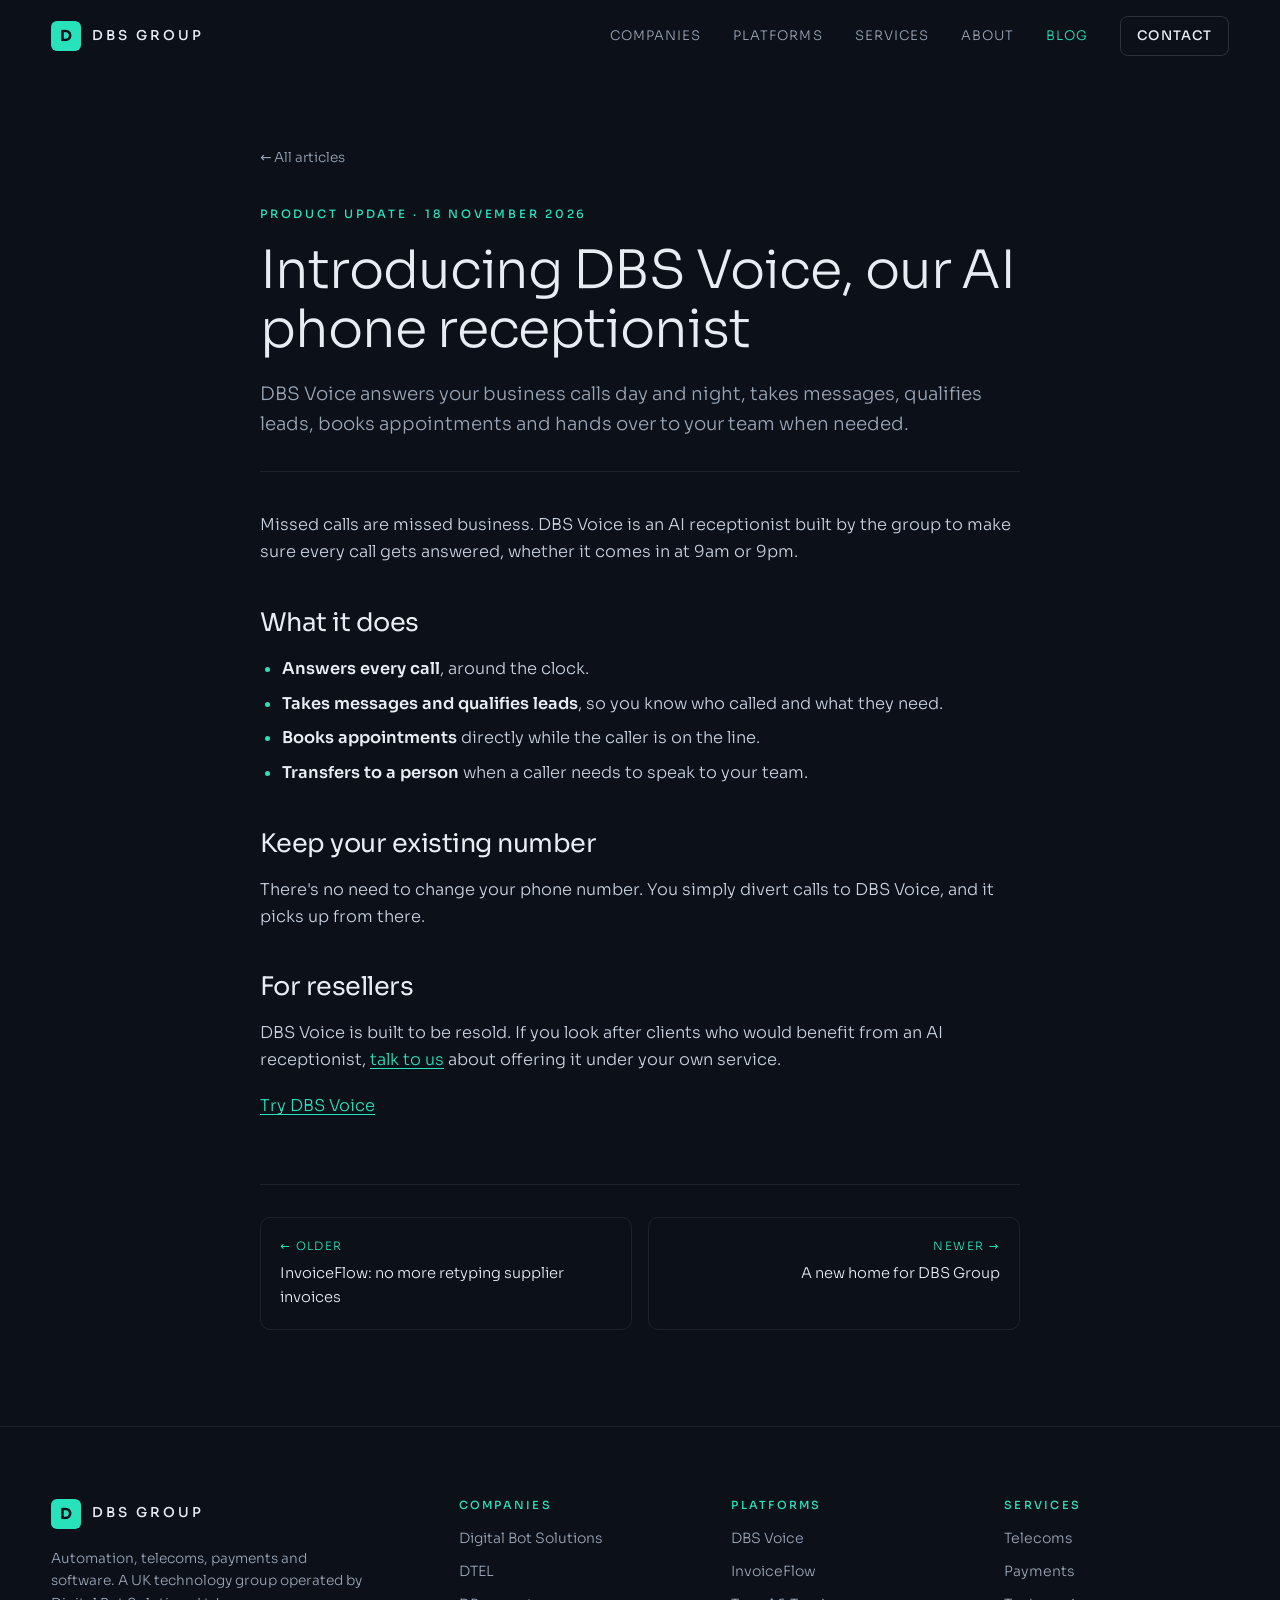
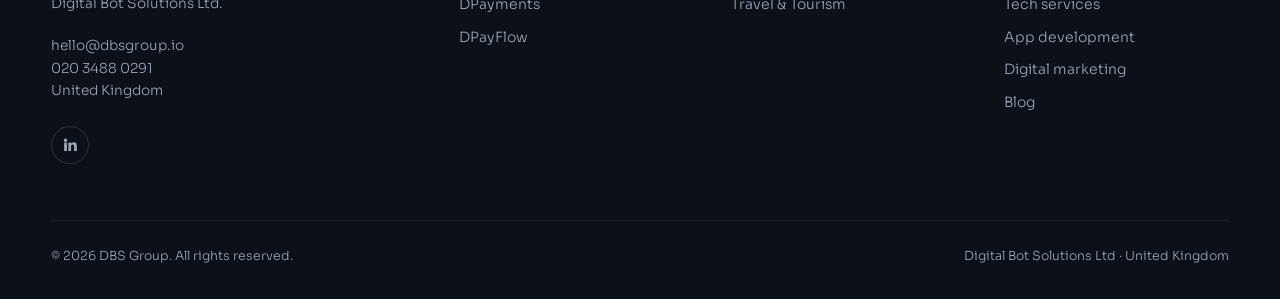
<file: blog/introducing-dbs-voice/index.html>
<!DOCTYPE html>
<html lang="en-GB">
<head>
<meta charset="UTF-8">
<meta name="viewport" content="width=device-width, initial-scale=1.0">
<title>Introducing DBS Voice, our AI phone receptionist | DBS Group</title>
<meta name="description" content="DBS Voice answers your business calls day and night, takes messages, qualifies leads, books appointments and hands over to your team when needed.">
<meta property="og:title" content="Introducing DBS Voice, our AI phone receptionist | DBS Group">
<meta property="og:description" content="DBS Voice answers your business calls day and night, takes messages, qualifies leads, books appointments and hands over to your team when needed.">
<meta property="og:url" content="https://dbsgroup.io/blog/introducing-dbs-voice/">
<meta property="og:type" content="article">
<link rel="canonical" href="https://dbsgroup.io/blog/introducing-dbs-voice/">
<link rel="icon" href="data:image/svg+xml,%3Csvg xmlns='http://www.w3.org/2000/svg' viewBox='0 0 32 32'%3E%3Crect width='32' height='32' rx='6' fill='%2328E2BC'/%3E%3Ctext x='16' y='22' font-family='Arial' font-weight='700' font-size='16' text-anchor='middle' fill='%230B1019'%3ED%3C/text%3E%3C/svg%3E">
<link rel="preconnect" href="https://fonts.googleapis.com">
<link rel="preconnect" href="https://fonts.gstatic.com" crossorigin>
<link href="https://fonts.googleapis.com/css2?family=Instrument+Serif:ital@0;1&family=Sora:wght@300;400;500;600;700&display=swap" rel="stylesheet">
<link rel="stylesheet" href="/css/style.css?v=0d8b3e90">
</head>
<body class="page-blog">
<header class="nav" id="top">
  <div class="wrap nav-inner">
    <a href="/" class="logo" aria-label="DBS Group home"><span class="logo-mark">D</span><span class="logo-text">DBS GROUP</span></a>
    <nav class="nav-links" id="navLinks" aria-label="Main">
      <a href="/#companies">Companies</a>
      <a href="/#platforms">Platforms</a>
      <a href="/#services">Services</a>
      <a href="/#about">About</a>
      <a href="/blog/" class="active">Blog</a>
      <a href="/#contact" class="btn btn-ghost btn-sm nav-cta">Contact</a>
    </nav>
    <button class="nav-toggle" id="navToggle" aria-label="Open menu" aria-expanded="false"><span></span><span></span></button>
  </div>
</header>
<main>
<article class="post">
  <div class="wrap wrap-narrow">
    <a href="/blog/" class="back-link">← All articles</a>
    <p class="eyebrow">Product update · <time datetime="2026-11-18">18 November 2026</time></p>
    <h1>Introducing DBS Voice, our AI phone receptionist</h1>
    <p class="post-excerpt">DBS Voice answers your business calls day and night, takes messages, qualifies leads, books appointments and hands over to your team when needed.</p>
    <div class="prose">
<p>Missed calls are missed business. DBS Voice is an AI receptionist built by the group to make sure every call gets answered, whether it comes in at 9am or 9pm.</p>
<h2>What it does</h2>
<ul>
<li><strong>Answers every call</strong>, around the clock.</li>
<li><strong>Takes messages and qualifies leads</strong>, so you know who called and what they need.</li>
<li><strong>Books appointments</strong> directly while the caller is on the line.</li>
<li><strong>Transfers to a person</strong> when a caller needs to speak to your team.</li>
</ul>
<h2>Keep your existing number</h2>
<p>There's no need to change your phone number. You simply divert calls to DBS Voice, and it picks up from there.</p>
<h2>For resellers</h2>
<p>DBS Voice is built to be resold. If you look after clients who would benefit from an AI receptionist, <a href="/#contact">talk to us</a> about offering it under your own service.</p>
<p><a href="https://voice.dbsgroup.io">Try DBS Voice</a></p>
    </div>
    <nav class="post-nav"><a href="/blog/introducing-invoiceflow/"><small>← Older</small>InvoiceFlow: no more retyping supplier invoices</a><a class="post-nav-next" href="/blog/a-new-home-for-dbs-group/"><small>Newer →</small>A new home for DBS Group</a></nav>
  </div>
</article>
</main>
<footer class="footer">
  <div class="wrap footer-inner">
    <div class="footer-brand">
      <a href="/#top" class="logo"><span class="logo-mark">D</span><span class="logo-text">DBS GROUP</span></a>
      <p>Automation, telecoms, payments and software. A UK technology group operated by Digital Bot Solutions Ltd.</p>
      <p><a href="mailto:hello@dbsgroup.io">hello@dbsgroup.io</a><br><a href="tel:+442034880291">020 3488 0291</a><br>United Kingdom</p>
      <!-- SOCIAL_START --><div class="social"><a href="https://www.linkedin.com/company/dbs-digital-bot-solutions-group/" target="_blank" rel="noopener" aria-label="LinkedIn"><svg viewBox="0 0 24 24" width="17" height="17" fill="#9AA6B6"><path d="M4.98 3.5a2.5 2.5 0 1 1 0 5 2.5 2.5 0 0 1 0-5zM3 9h4v12H3zM9 9h3.8v1.7h.05c.53-1 1.83-2.05 3.77-2.05C20.6 8.65 21 11.3 21 14.4V21h-4v-5.8c0-1.4 0-3.2-1.95-3.2S12.8 13.5 12.8 15.1V21H9z"/></svg></a></div><!-- SOCIAL_END -->
    </div>
    <div class="footer-col">
      <h4>Companies</h4>
      <a href="https://dbots.co.uk" target="_blank" rel="noopener">Digital Bot Solutions</a>
      <a href="https://dtel.io" target="_blank" rel="noopener">DTEL</a>
      <a href="https://dpayments.co.uk" target="_blank" rel="noopener">DPayments</a>
      <a href="https://dpayflow.co.uk" target="_blank" rel="noopener">DPayFlow</a>
    </div>
    <div class="footer-col">
      <h4>Platforms</h4>
      <a href="https://voice.dbsgroup.io" target="_blank" rel="noopener">DBS Voice</a>
      <a href="https://invoice.dbsgroup.io" target="_blank" rel="noopener">InvoiceFlow</a>
      <a href="/#platforms">Travel &amp; Tourism</a>
    </div>
    <div class="footer-col">
      <h4>Services</h4>
      <a href="/#services">Telecoms</a>
      <a href="/#services">Payments</a>
      <a href="/#services">Tech services</a>
      <a href="/#services">App development</a>
      <a href="/#services">Digital marketing</a>
      <a href="/blog/">Blog</a>
    </div>
  </div>
  <div class="wrap footer-bottom">
    <span>© <span id="year">2026</span> DBS Group. All rights reserved.</span>
    <span>Digital Bot Solutions Ltd · United Kingdom</span>
  </div>
</footer>
<script src="/js/main.js?v=0d8b3e90"></script>
</body>
</html>
</file>
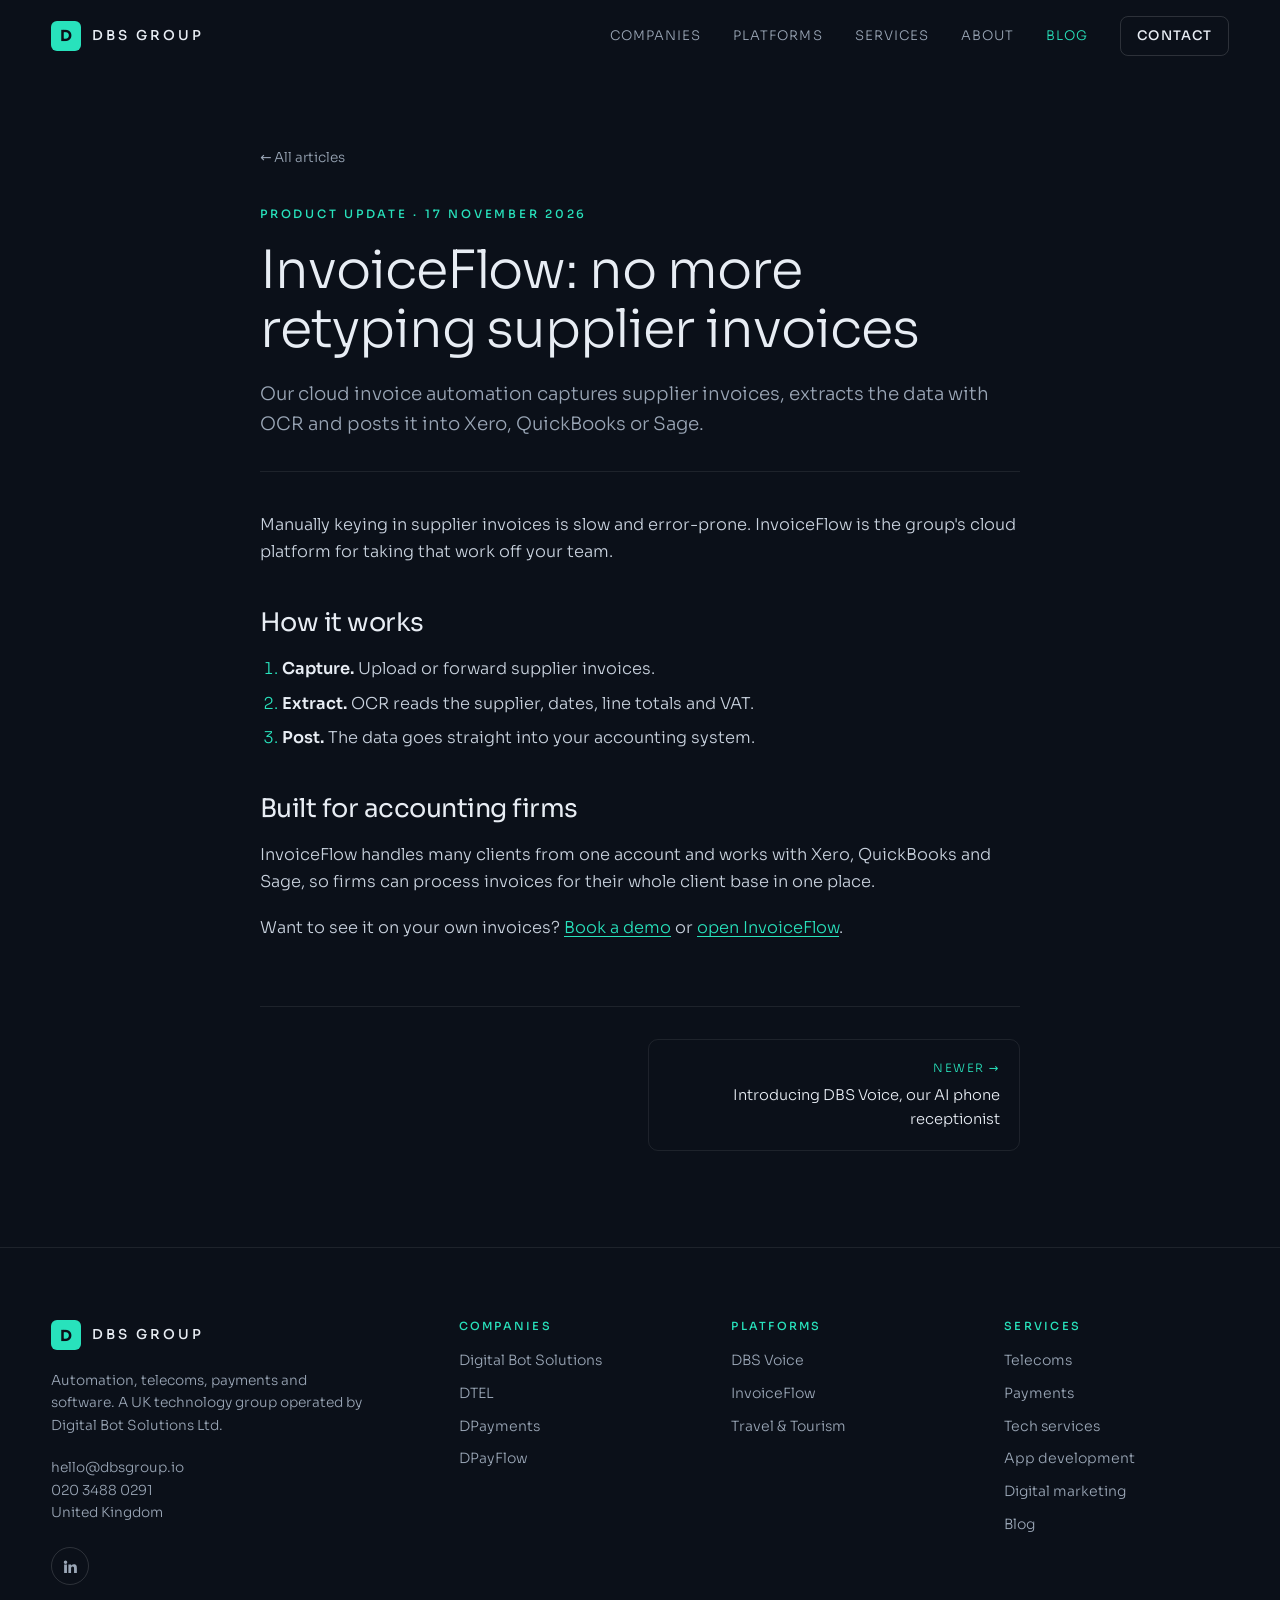
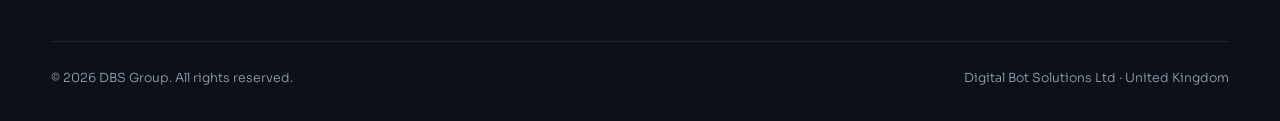
<file: blog/introducing-invoiceflow/index.html>
<!DOCTYPE html>
<html lang="en-GB">
<head>
<meta charset="UTF-8">
<meta name="viewport" content="width=device-width, initial-scale=1.0">
<title>InvoiceFlow: no more retyping supplier invoices | DBS Group</title>
<meta name="description" content="Our cloud invoice automation captures supplier invoices, extracts the data with OCR and posts it into Xero, QuickBooks or Sage.">
<meta property="og:title" content="InvoiceFlow: no more retyping supplier invoices | DBS Group">
<meta property="og:description" content="Our cloud invoice automation captures supplier invoices, extracts the data with OCR and posts it into Xero, QuickBooks or Sage.">
<meta property="og:url" content="https://dbsgroup.io/blog/introducing-invoiceflow/">
<meta property="og:type" content="article">
<link rel="canonical" href="https://dbsgroup.io/blog/introducing-invoiceflow/">
<link rel="icon" href="data:image/svg+xml,%3Csvg xmlns='http://www.w3.org/2000/svg' viewBox='0 0 32 32'%3E%3Crect width='32' height='32' rx='6' fill='%2328E2BC'/%3E%3Ctext x='16' y='22' font-family='Arial' font-weight='700' font-size='16' text-anchor='middle' fill='%230B1019'%3ED%3C/text%3E%3C/svg%3E">
<link rel="preconnect" href="https://fonts.googleapis.com">
<link rel="preconnect" href="https://fonts.gstatic.com" crossorigin>
<link href="https://fonts.googleapis.com/css2?family=Instrument+Serif:ital@0;1&family=Sora:wght@300;400;500;600;700&display=swap" rel="stylesheet">
<link rel="stylesheet" href="/css/style.css?v=0d8b3e90">
</head>
<body class="page-blog">
<header class="nav" id="top">
  <div class="wrap nav-inner">
    <a href="/" class="logo" aria-label="DBS Group home"><span class="logo-mark">D</span><span class="logo-text">DBS GROUP</span></a>
    <nav class="nav-links" id="navLinks" aria-label="Main">
      <a href="/#companies">Companies</a>
      <a href="/#platforms">Platforms</a>
      <a href="/#services">Services</a>
      <a href="/#about">About</a>
      <a href="/blog/" class="active">Blog</a>
      <a href="/#contact" class="btn btn-ghost btn-sm nav-cta">Contact</a>
    </nav>
    <button class="nav-toggle" id="navToggle" aria-label="Open menu" aria-expanded="false"><span></span><span></span></button>
  </div>
</header>
<main>
<article class="post">
  <div class="wrap wrap-narrow">
    <a href="/blog/" class="back-link">← All articles</a>
    <p class="eyebrow">Product update · <time datetime="2026-11-17">17 November 2026</time></p>
    <h1>InvoiceFlow: no more retyping supplier invoices</h1>
    <p class="post-excerpt">Our cloud invoice automation captures supplier invoices, extracts the data with OCR and posts it into Xero, QuickBooks or Sage.</p>
    <div class="prose">
<p>Manually keying in supplier invoices is slow and error-prone. InvoiceFlow is the group's cloud platform for taking that work off your team.</p>
<h2>How it works</h2>
<ol>
<li><strong>Capture.</strong> Upload or forward supplier invoices.</li>
<li><strong>Extract.</strong> OCR reads the supplier, dates, line totals and VAT.</li>
<li><strong>Post.</strong> The data goes straight into your accounting system.</li>
</ol>
<h2>Built for accounting firms</h2>
<p>InvoiceFlow handles many clients from one account and works with Xero, QuickBooks and Sage, so firms can process invoices for their whole client base in one place.</p>
<p>Want to see it on your own invoices? <a href="/#contact">Book a demo</a> or <a href="https://invoice.dbsgroup.io">open InvoiceFlow</a>.</p>
    </div>
    <nav class="post-nav"><span></span><a class="post-nav-next" href="/blog/introducing-dbs-voice/"><small>Newer →</small>Introducing DBS Voice, our AI phone receptionist</a></nav>
  </div>
</article>
</main>
<footer class="footer">
  <div class="wrap footer-inner">
    <div class="footer-brand">
      <a href="/#top" class="logo"><span class="logo-mark">D</span><span class="logo-text">DBS GROUP</span></a>
      <p>Automation, telecoms, payments and software. A UK technology group operated by Digital Bot Solutions Ltd.</p>
      <p><a href="mailto:hello@dbsgroup.io">hello@dbsgroup.io</a><br><a href="tel:+442034880291">020 3488 0291</a><br>United Kingdom</p>
      <!-- SOCIAL_START --><div class="social"><a href="https://www.linkedin.com/company/dbs-digital-bot-solutions-group/" target="_blank" rel="noopener" aria-label="LinkedIn"><svg viewBox="0 0 24 24" width="17" height="17" fill="#9AA6B6"><path d="M4.98 3.5a2.5 2.5 0 1 1 0 5 2.5 2.5 0 0 1 0-5zM3 9h4v12H3zM9 9h3.8v1.7h.05c.53-1 1.83-2.05 3.77-2.05C20.6 8.65 21 11.3 21 14.4V21h-4v-5.8c0-1.4 0-3.2-1.95-3.2S12.8 13.5 12.8 15.1V21H9z"/></svg></a></div><!-- SOCIAL_END -->
    </div>
    <div class="footer-col">
      <h4>Companies</h4>
      <a href="https://dbots.co.uk" target="_blank" rel="noopener">Digital Bot Solutions</a>
      <a href="https://dtel.io" target="_blank" rel="noopener">DTEL</a>
      <a href="https://dpayments.co.uk" target="_blank" rel="noopener">DPayments</a>
      <a href="https://dpayflow.co.uk" target="_blank" rel="noopener">DPayFlow</a>
    </div>
    <div class="footer-col">
      <h4>Platforms</h4>
      <a href="https://voice.dbsgroup.io" target="_blank" rel="noopener">DBS Voice</a>
      <a href="https://invoice.dbsgroup.io" target="_blank" rel="noopener">InvoiceFlow</a>
      <a href="/#platforms">Travel &amp; Tourism</a>
    </div>
    <div class="footer-col">
      <h4>Services</h4>
      <a href="/#services">Telecoms</a>
      <a href="/#services">Payments</a>
      <a href="/#services">Tech services</a>
      <a href="/#services">App development</a>
      <a href="/#services">Digital marketing</a>
      <a href="/blog/">Blog</a>
    </div>
  </div>
  <div class="wrap footer-bottom">
    <span>© <span id="year">2026</span> DBS Group. All rights reserved.</span>
    <span>Digital Bot Solutions Ltd · United Kingdom</span>
  </div>
</footer>
<script src="/js/main.js?v=0d8b3e90"></script>
</body>
</html>
</file>
<file: css/style.css>
/* DBS Group — dbsgroup.io
   Brand: navy #0B1019, teal #28E2BC, Sora + Instrument Serif
   Edit colours here in :root */
:root{
  --bg:#0B1019;
  --bg-2:#0F1622;
  --card:#131B28;
  --line:rgba(255,255,255,.08);
  --line-2:rgba(255,255,255,.14);
  --text:#E8EDF4;
  --muted:#9AA6B6;
  --teal:#28E2BC;
  --teal-dim:rgba(40,226,188,.12);
  --radius:14px;
  --sans:"Sora",system-ui,sans-serif;
  --serif:"Instrument Serif",Georgia,serif;
}
*{box-sizing:border-box;margin:0;padding:0}
html{scroll-behavior:smooth;scroll-padding-top:80px}
body{background:var(--bg);color:var(--text);font-family:var(--sans);font-weight:300;line-height:1.65;-webkit-font-smoothing:antialiased}
a{color:inherit;text-decoration:none}
img,svg{display:block}
.wrap{width:min(1180px,92vw);margin:0 auto}
em{font-family:var(--serif);font-style:italic;font-weight:400;color:var(--teal)}
h1,h2,h3,h4{font-weight:400;line-height:1.12;letter-spacing:-.02em}
h2{font-size:clamp(1.9rem,3.6vw,2.9rem)}
h3{font-size:1.3rem;font-weight:500}
.eyebrow{font-size:.72rem;letter-spacing:.24em;text-transform:uppercase;color:var(--teal);margin-bottom:1.1rem;font-weight:500}
.lead{font-size:1.08rem;color:var(--muted);max-width:620px}

/* Buttons */
.btn{display:inline-flex;align-items:center;justify-content:center;gap:.5rem;padding:.85rem 1.4rem;border-radius:8px;font-size:.9rem;font-weight:500;font-family:var(--sans);border:1px solid transparent;cursor:pointer;transition:.2s}
.btn-primary{background:var(--teal);color:var(--bg)}
.btn-primary:hover{background:#5BEBCD;transform:translateY(-1px)}
.btn-ghost{border-color:var(--line-2);color:var(--text)}
.btn-ghost:hover{border-color:var(--teal);color:var(--teal)}
.btn-sm{padding:.5rem 1rem;font-size:.78rem;letter-spacing:.1em;text-transform:uppercase}

/* Nav */
.nav{position:fixed;inset:0 0 auto;z-index:50;transition:.3s;border-bottom:1px solid transparent}
.nav.scrolled{background:rgba(11,16,25,.85);backdrop-filter:blur(14px);border-color:var(--line)}
.nav-inner{display:flex;align-items:center;justify-content:space-between;height:72px}
.logo{display:flex;align-items:center;gap:.7rem}
.logo-mark{width:30px;height:30px;border-radius:6px;background:var(--teal);color:var(--bg);display:grid;place-items:center;font-weight:700;font-size:.95rem}
.logo-text{font-weight:500;letter-spacing:.22em;font-size:.85rem}
.nav-links{display:flex;align-items:center;gap:2rem}
.nav-links a{font-size:.82rem;letter-spacing:.08em;text-transform:uppercase;color:var(--muted);transition:.2s}
.nav-links a:hover{color:var(--text)}
.nav-links .nav-cta{color:var(--text)}
.nav-toggle{display:none;background:none;border:0;width:36px;height:36px;cursor:pointer;flex-direction:column;justify-content:center;gap:7px}
.nav-toggle span{display:block;height:1.5px;background:var(--text);transition:.3s}

/* Hero */
.hero{position:relative;min-height:100vh;display:flex;flex-direction:column;justify-content:center;overflow:hidden;padding-top:72px}
.hero-grid{position:absolute;inset:0;background-image:linear-gradient(var(--line) 1px,transparent 1px),linear-gradient(90deg,var(--line) 1px,transparent 1px);background-size:64px 64px;mask-image:radial-gradient(ellipse 80% 70% at 70% 40%,#000 20%,transparent 75%)}
.hero-glow{position:absolute;width:720px;height:720px;right:-180px;top:-120px;background:radial-gradient(circle,rgba(40,226,188,.18),transparent 65%);filter:blur(20px)}
.hero-inner{position:relative;padding:6rem 0 7rem}
.hero h1{font-size:clamp(2.8rem,7.6vw,6.2rem);font-weight:300;margin-bottom:1.8rem}
.hero .lead{margin-bottom:2.4rem}
.hero-ctas{display:flex;gap:1rem;flex-wrap:wrap}
.marquee{position:absolute;bottom:0;left:0;right:0;border-top:1px solid var(--line);overflow:hidden;padding:1.1rem 0;background:rgba(11,16,25,.6)}
.marquee-track{display:flex;width:max-content;animation:scroll 40s linear infinite}
.marquee-track span{font-size:.75rem;letter-spacing:.22em;text-transform:uppercase;color:var(--muted);padding:0 2.2rem;white-space:nowrap;position:relative}
.marquee-track span::after{content:"";position:absolute;right:-3px;top:50%;width:5px;height:5px;border-radius:50%;background:var(--teal);transform:translateY(-50%)}
@keyframes scroll{to{transform:translateX(-50%)}}

/* Sections */
.section{padding:7rem 0}
.section-alt{background:var(--bg-2);border-block:1px solid var(--line)}
.section-head{max-width:720px;margin-bottom:3.5rem}
.section-sub{color:var(--muted);margin-top:1.1rem;font-size:1.02rem}

/* About */
.about{display:grid;grid-template-columns:1.2fr 1fr;gap:5rem;align-items:center}
.about-text h2{margin-bottom:1.5rem}
.about-text p:not(.eyebrow){color:var(--muted);margin-bottom:1rem}
.stats{display:grid;grid-template-columns:1fr 1fr;border:1px solid var(--line);border-radius:var(--radius);overflow:hidden}
.stat{padding:2.2rem 1.8rem;border:1px solid var(--line);margin:-.5px}
.stat-num{display:block;font-family:var(--serif);font-size:3.4rem;line-height:1;color:var(--teal)}
.stat-label{font-size:.75rem;letter-spacing:.14em;text-transform:uppercase;color:var(--muted)}

/* Cards */
.cards{display:grid;gap:1.25rem}
.cards-4{grid-template-columns:repeat(4,1fr)}
.cards-5{grid-template-columns:repeat(5,1fr)}
.card{position:relative;background:var(--card);border:1px solid var(--line);border-radius:var(--radius);padding:2rem 1.7rem;display:flex;flex-direction:column;transition:.3s}
.card:hover{border-color:rgba(40,226,188,.4);transform:translateY(-4px)}
.card-num{position:absolute;top:1.6rem;right:1.7rem;font-family:var(--serif);font-size:1.3rem;color:var(--muted)}
.card-tag{font-size:.68rem;letter-spacing:.2em;text-transform:uppercase;color:var(--teal);margin-bottom:.8rem;font-weight:500}
.card .card-tag{padding-right:2.2rem}
.card h3{margin-bottom:.9rem}
.card>p{color:var(--muted);font-size:.9rem;margin-bottom:1.4rem}
.ticks{list-style:none;margin-bottom:1.6rem}
.ticks li{position:relative;padding-left:1.4rem;font-size:.88rem;margin-bottom:.45rem}
.ticks li::before{content:"";position:absolute;left:0;top:.62em;width:8px;height:8px;border-radius:2px;background:var(--teal-dim);border:1px solid var(--teal)}
.card-link{margin-top:auto;font-size:.85rem;color:var(--teal);font-weight:500}
.card-link span{display:inline-block;transition:.2s}
.card-link:hover span{transform:translateX(4px)}

/* Platforms */
.platform{display:grid;grid-template-columns:1fr 1fr;gap:4.5rem;align-items:center;padding:3.5rem 0;border-top:1px solid var(--line)}
.platform:first-of-type{border-top:0}
.platform-rev .platform-copy{order:2}
.platform h3{font-size:clamp(1.8rem,3vw,2.4rem);font-weight:400;margin-bottom:1rem}
.platform-copy>p:not(.card-tag){color:var(--muted);margin-bottom:1.6rem}
.ticks-2{display:grid;grid-template-columns:1fr 1fr;gap:.2rem 1.5rem}
.platform-ctas{display:flex;gap:.8rem;flex-wrap:wrap}
.platform-visual{position:relative;display:flex;justify-content:center}
.platform-visual::before{content:"";position:absolute;inset:10%;background:radial-gradient(circle,rgba(40,226,188,.14),transparent 70%);filter:blur(30px)}
.mock{position:relative;width:100%;max-width:420px;background:var(--card);border:1px solid var(--line-2);border-radius:18px;padding:1.5rem;box-shadow:0 30px 60px -20px rgba(0,0,0,.6)}
.mock-row{display:flex;align-items:center;justify-content:space-between;gap:.6rem;font-size:.8rem;color:var(--muted);margin-bottom:1.2rem}
.mock-call .mock-row{justify-content:flex-start}
.dot{width:8px;height:8px;border-radius:50%}
.dot-live{background:var(--teal);box-shadow:0 0 0 4px var(--teal-dim);animation:pulse 2s infinite}
@keyframes pulse{50%{box-shadow:0 0 0 8px transparent}}
.bubble{font-size:.85rem;padding:.75rem 1rem;border-radius:12px;margin-bottom:.7rem;max-width:85%}
.bubble-ai{background:var(--teal-dim);border:1px solid rgba(40,226,188,.25)}
.bubble-user{background:rgba(255,255,255,.05);margin-left:auto}
.mock-foot{display:flex;gap:.5rem;margin-top:1.1rem}
.pill{font-size:.7rem;padding:.3rem .7rem;border-radius:99px;background:var(--teal);color:var(--bg);font-weight:600}
.pill-dim{background:rgba(255,255,255,.07);color:var(--muted);font-weight:400}
.field{display:flex;justify-content:space-between;font-size:.85rem;padding:.6rem 0;border-bottom:1px dashed var(--line-2)}
.field span:first-child{color:var(--muted)}
.field-total{border-bottom:0;font-weight:600;color:var(--teal)}
.mock-invoice .mock-row strong{color:var(--text);font-weight:500}
.travel-hero{height:120px;border-radius:12px;background:linear-gradient(135deg,#0E6E5C,#1B3A5C 60%,#2B1F4A);display:flex;align-items:flex-end;padding:1rem;margin-bottom:1rem}
.travel-hero span{font-family:var(--serif);font-size:1.6rem;font-style:italic}
.travel-tiles{display:grid;grid-template-columns:repeat(3,1fr);gap:.6rem}
.travel-tiles div{background:rgba(255,255,255,.04);border:1px solid var(--line);border-radius:10px;padding:.8rem .7rem}
.travel-tiles b{display:block;font-size:.82rem;font-weight:500}
.travel-tiles small{font-size:.7rem;color:var(--muted)}

/* Services */
.svc{background:var(--card);border:1px solid var(--line);border-radius:var(--radius);padding:1.8rem 1.5rem;transition:.3s}
.svc:hover{border-color:rgba(40,226,188,.4)}
.svc-icon{width:44px;height:44px;border-radius:10px;background:var(--teal-dim);display:grid;place-items:center;margin-bottom:1.3rem}
.svc-icon svg{width:22px;height:22px;fill:none;stroke:var(--teal);stroke-width:1.6;stroke-linecap:round;stroke-linejoin:round}
.svc h3{font-size:1.05rem;margin-bottom:.6rem}
.svc p{font-size:.86rem;color:var(--muted)}

/* Why */
.why{display:grid;grid-template-columns:repeat(4,1fr);border-top:1px solid var(--line)}
.why-item{padding:2.2rem 1.8rem 0 0}
.why-item span{font-family:var(--serif);font-size:1.5rem;color:var(--teal)}
.why-item h3{font-size:1.08rem;margin:.8rem 0 .6rem}
.why-item p{font-size:.88rem;color:var(--muted)}

/* Contact */
.contact{background:linear-gradient(180deg,var(--bg-2),var(--bg));border-top:1px solid var(--line)}
.contact-inner{display:grid;grid-template-columns:1fr 1fr;gap:5rem;align-items:start}
.contact h2{margin-bottom:1.3rem}
.contact-form{background:var(--card);border:1px solid var(--line);border-radius:var(--radius);padding:2rem;display:grid;gap:1rem}
.form-row{display:grid;grid-template-columns:1fr 1fr;gap:1rem}
.contact-form label{display:grid;gap:.4rem;font-size:.78rem;letter-spacing:.06em;color:var(--muted)}
.contact-form input,.contact-form select,.contact-form textarea{background:var(--bg);border:1px solid var(--line-2);border-radius:8px;padding:.8rem .9rem;color:var(--text);font:inherit;font-size:.92rem;letter-spacing:0}
.contact-form input:focus,.contact-form select:focus,.contact-form textarea:focus{outline:none;border-color:var(--teal)}
.contact-form textarea{resize:vertical}
.form-note{font-size:.8rem;color:var(--muted)}
.form-note a{color:var(--teal)}

/* Footer */
.footer{border-top:1px solid var(--line);padding:4.5rem 0 2rem}
.footer-inner{display:grid;grid-template-columns:1.6fr 1fr 1fr 1fr;gap:3rem}
.footer-brand p{color:var(--muted);font-size:.86rem;margin-top:1.2rem;max-width:320px}
.footer-col{display:flex;flex-direction:column;gap:.6rem}
.footer-col h4{font-size:.7rem;letter-spacing:.2em;text-transform:uppercase;color:var(--teal);margin-bottom:.4rem;font-weight:500}
.footer-col a{font-size:.88rem;color:var(--muted);transition:.2s}
.footer a:hover{color:var(--text)}
.footer-bottom{display:flex;justify-content:space-between;flex-wrap:wrap;gap:1rem;margin-top:3.5rem;padding-top:1.6rem;border-top:1px solid var(--line);font-size:.78rem;color:var(--muted)}

/* Blog */
.nav-links a.active{color:var(--teal)}
.section-head-row{max-width:none;display:flex;justify-content:space-between;align-items:flex-end;gap:2rem;flex-wrap:wrap}
.post-grid{display:grid;grid-template-columns:repeat(3,1fr);gap:1.25rem}
.post-card{background:var(--card);border:1px solid var(--line);border-radius:var(--radius);padding:2rem 1.7rem;display:flex;flex-direction:column;transition:.3s}
.post-card:hover{border-color:rgba(40,226,188,.4);transform:translateY(-4px)}
.post-card h3{margin-bottom:.8rem;line-height:1.3}
.post-card>p:not(.card-tag){color:var(--muted);font-size:.9rem;margin-bottom:1.4rem}
.page-hero{padding:10rem 0 3rem;position:relative}
.page-hero h1{font-size:clamp(2.4rem,5.5vw,4.4rem);font-weight:300;margin-bottom:1.2rem}
.section-tight{padding:2rem 0 7rem}
.wrap-narrow{width:min(760px,92vw)}
.post{padding:9rem 0 6rem}
.back-link{display:inline-block;font-size:.85rem;color:var(--muted);margin-bottom:2.2rem}
.back-link:hover{color:var(--teal)}
.post h1{font-size:clamp(2rem,4.6vw,3.3rem);font-weight:300;margin-bottom:1.2rem}
.post-excerpt{font-size:1.15rem;color:var(--muted);padding-bottom:2rem;margin-bottom:2.5rem;border-bottom:1px solid var(--line)}
.prose{font-size:1.02rem;color:#C9D2DE}
.prose>*+*{margin-top:1.2rem}
.prose h2{font-size:1.6rem;color:var(--text);margin-top:2.6rem}
.prose h3{font-size:1.2rem;color:var(--text);margin-top:2rem}
.prose a{color:var(--teal);text-decoration:underline;text-underline-offset:3px}
.prose strong{color:var(--text);font-weight:600}
.prose ul,.prose ol{padding-left:1.4rem}
.prose li+li{margin-top:.5rem}
.prose li::marker{color:var(--teal)}
.prose blockquote{border-left:3px solid var(--teal);padding-left:1.2rem;color:var(--muted);font-style:italic}
.prose img{max-width:100%;height:auto;border-radius:var(--radius)}
.prose code{background:rgba(255,255,255,.06);padding:.15em .4em;border-radius:4px;font-size:.9em}
.post-nav{display:grid;grid-template-columns:1fr 1fr;gap:1rem;margin-top:4rem;padding-top:2rem;border-top:1px solid var(--line)}
.post-nav a{display:block;padding:1.2rem;border:1px solid var(--line);border-radius:10px;font-size:.92rem;transition:.2s}
.post-nav a:hover{border-color:var(--teal)}
.post-nav small{display:block;color:var(--teal);font-size:.72rem;letter-spacing:.12em;text-transform:uppercase;margin-bottom:.3rem}
.post-nav-next{text-align:right}

/* Social icons */
.social{display:flex;gap:.6rem;margin-top:1.4rem}
.social a{width:38px;height:38px;border-radius:50%;border:1px solid var(--line-2);display:grid;place-items:center;transition:.2s}
.social a:hover{border-color:var(--teal);background:var(--teal-dim)}
.social svg{width:17px;height:17px;fill:var(--muted);transition:.2s}
.social a:hover svg{fill:var(--teal)}

/* Reveal animation */
.reveal{opacity:0;transform:translateY(24px);transition:opacity .8s ease,transform .8s ease}
.reveal.in{opacity:1;transform:none}
@media (prefers-reduced-motion:reduce){.reveal{opacity:1;transform:none;transition:none}.marquee-track{animation:none}}

/* Responsive */
@media (max-width:1100px){
  .cards-4{grid-template-columns:repeat(2,1fr)}
  .cards-5{grid-template-columns:repeat(3,1fr)}
  .why{grid-template-columns:repeat(2,1fr)}
  .post-grid{grid-template-columns:repeat(2,1fr)}
}
@media (max-width:860px){
  .nav-toggle{display:flex}
  .nav-links{position:fixed;top:72px;left:0;right:0;flex-direction:column;align-items:flex-start;gap:1.4rem;padding:2rem 4vw 2.5rem;background:rgba(11,16,25,.97);border-bottom:1px solid var(--line);transform:translateY(-120%);transition:.35s;z-index:-1}
  .nav-links.open{transform:none}
  .nav-toggle[aria-expanded=true] span:first-child{transform:translateY(4px) rotate(45deg)}
  .nav-toggle[aria-expanded=true] span:last-child{transform:translateY(-4px) rotate(-45deg)}
  .about,.platform,.contact-inner{grid-template-columns:1fr;gap:3rem}
  .platform-rev .platform-copy{order:0}
  .footer-inner{grid-template-columns:1fr 1fr}
  .section{padding:5rem 0}
}
@media (max-width:560px){
  .cards-4,.cards-5,.why,.form-row,.ticks-2,.post-grid,.post-nav{grid-template-columns:1fr}
  .post-nav-next{text-align:left}
  .footer-inner{grid-template-columns:1fr}
  .stat{padding:1.6rem 1.2rem}
  .stat-num{font-size:2.6rem}
}
</file>
